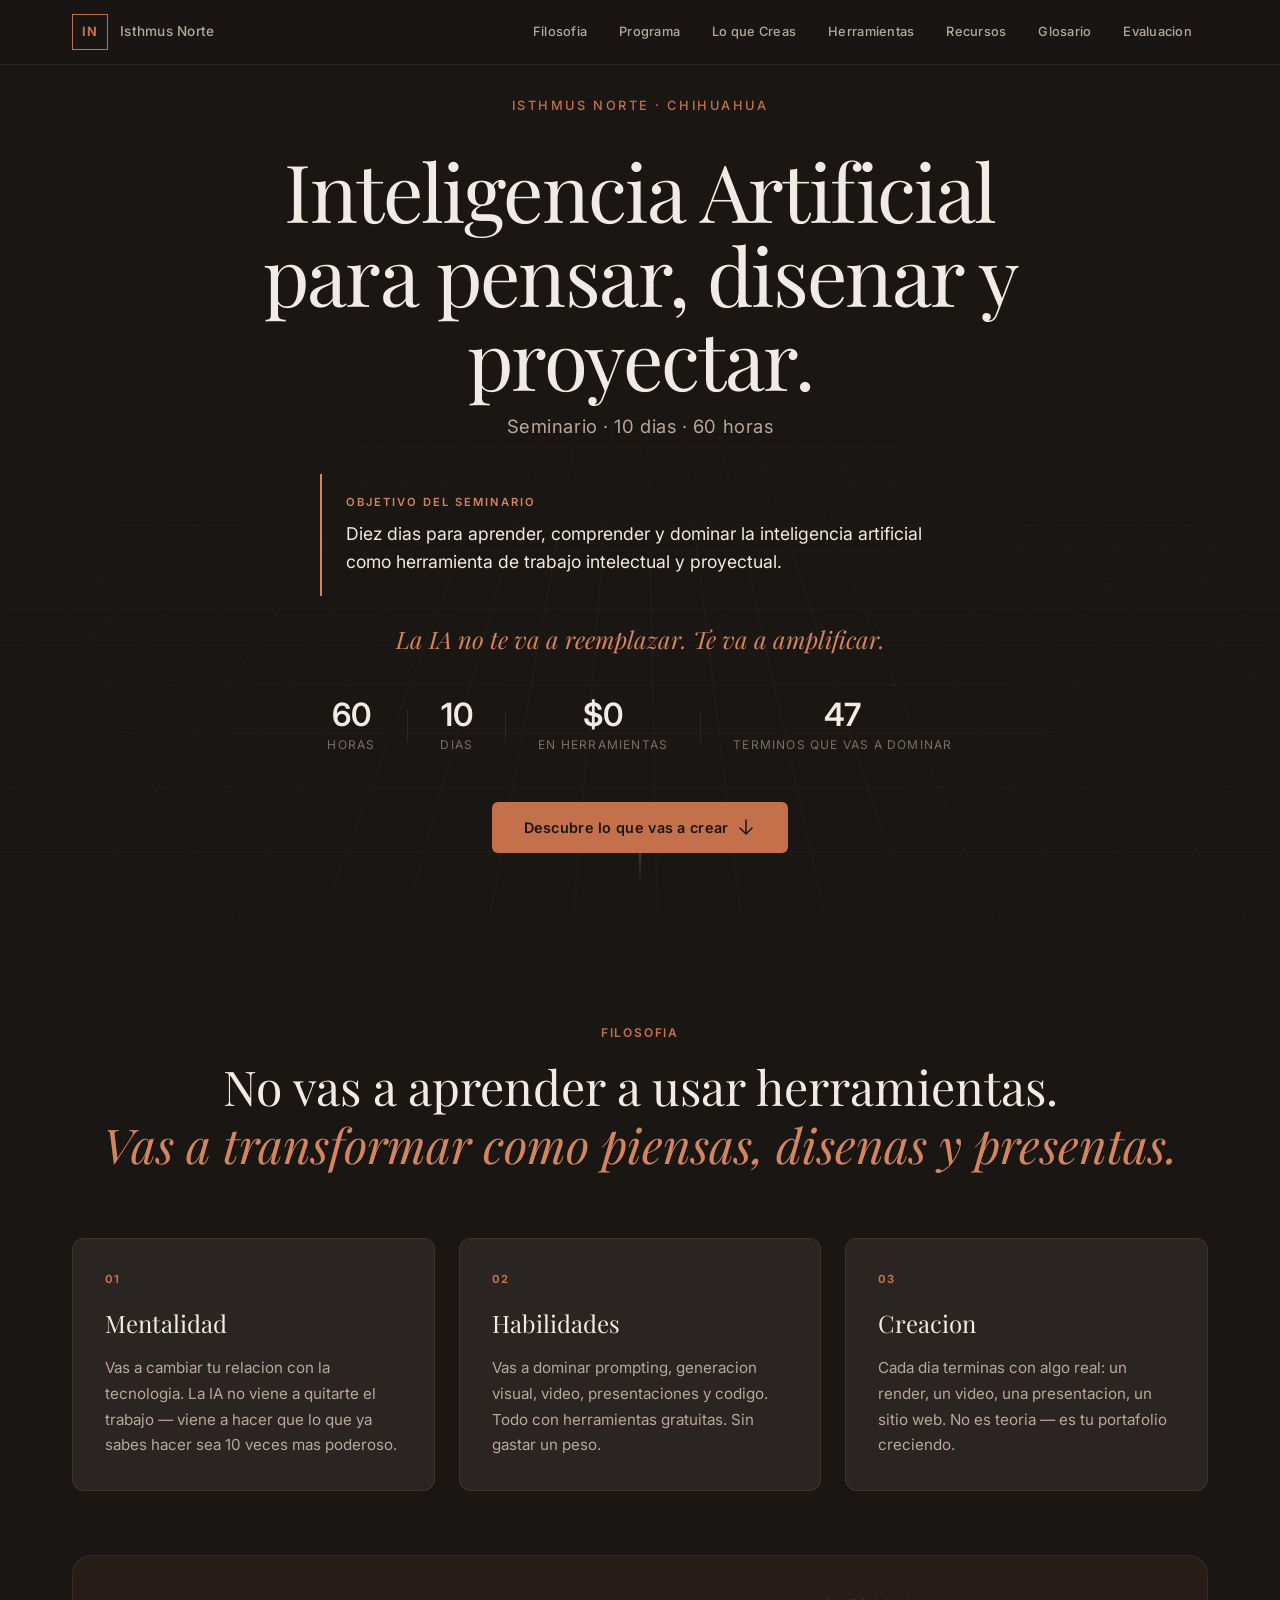
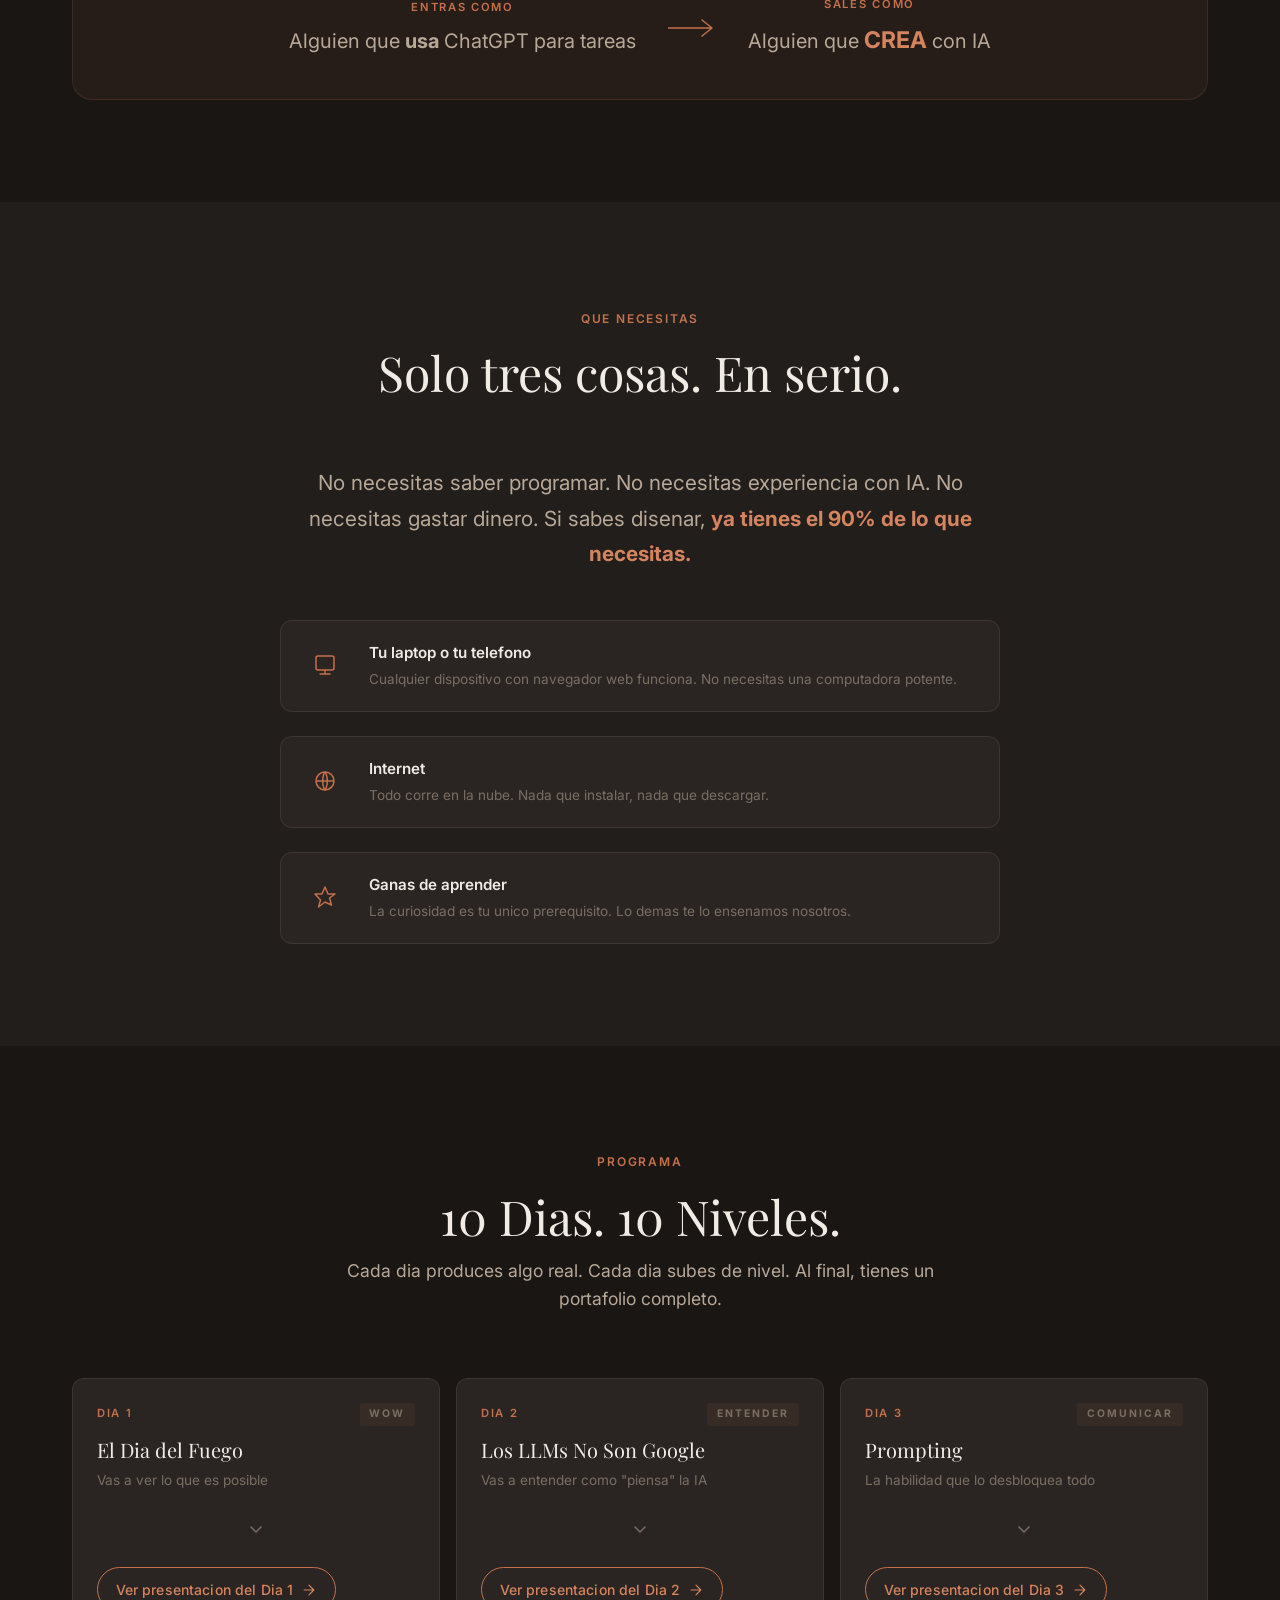
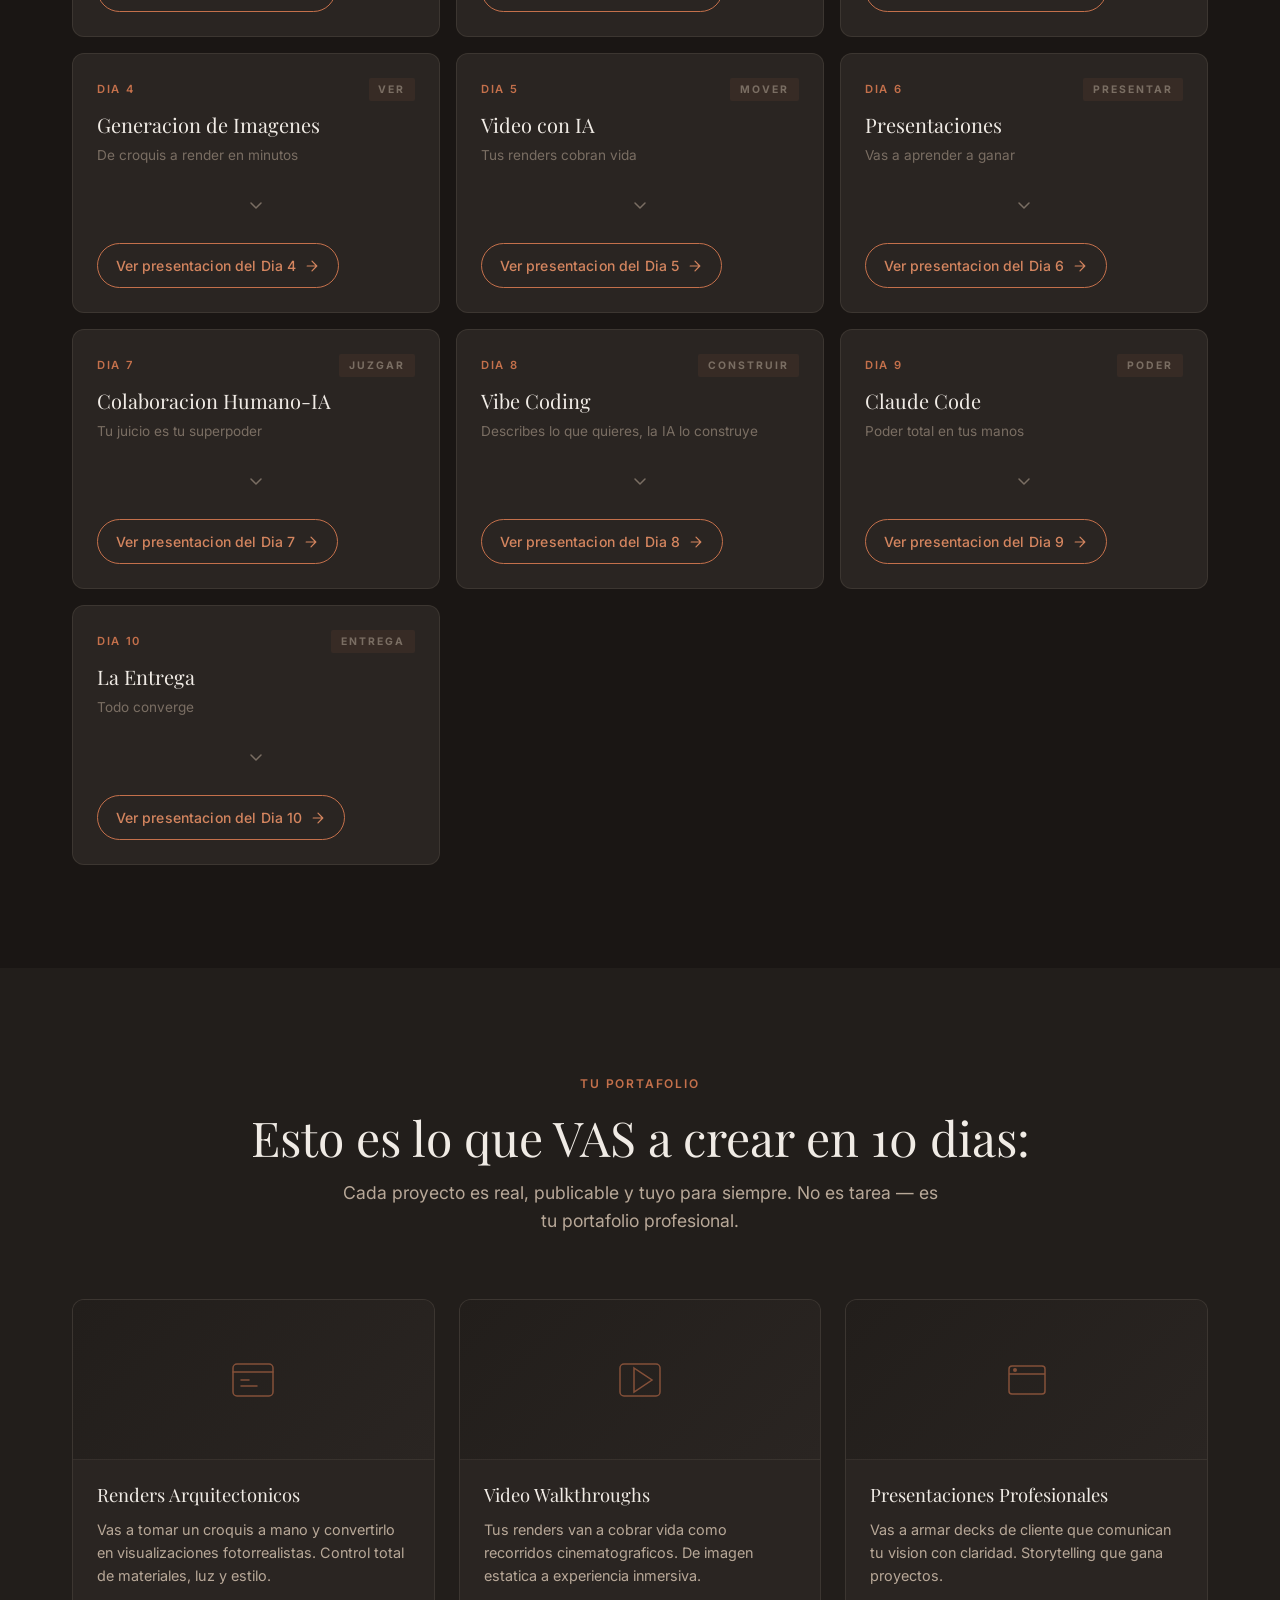
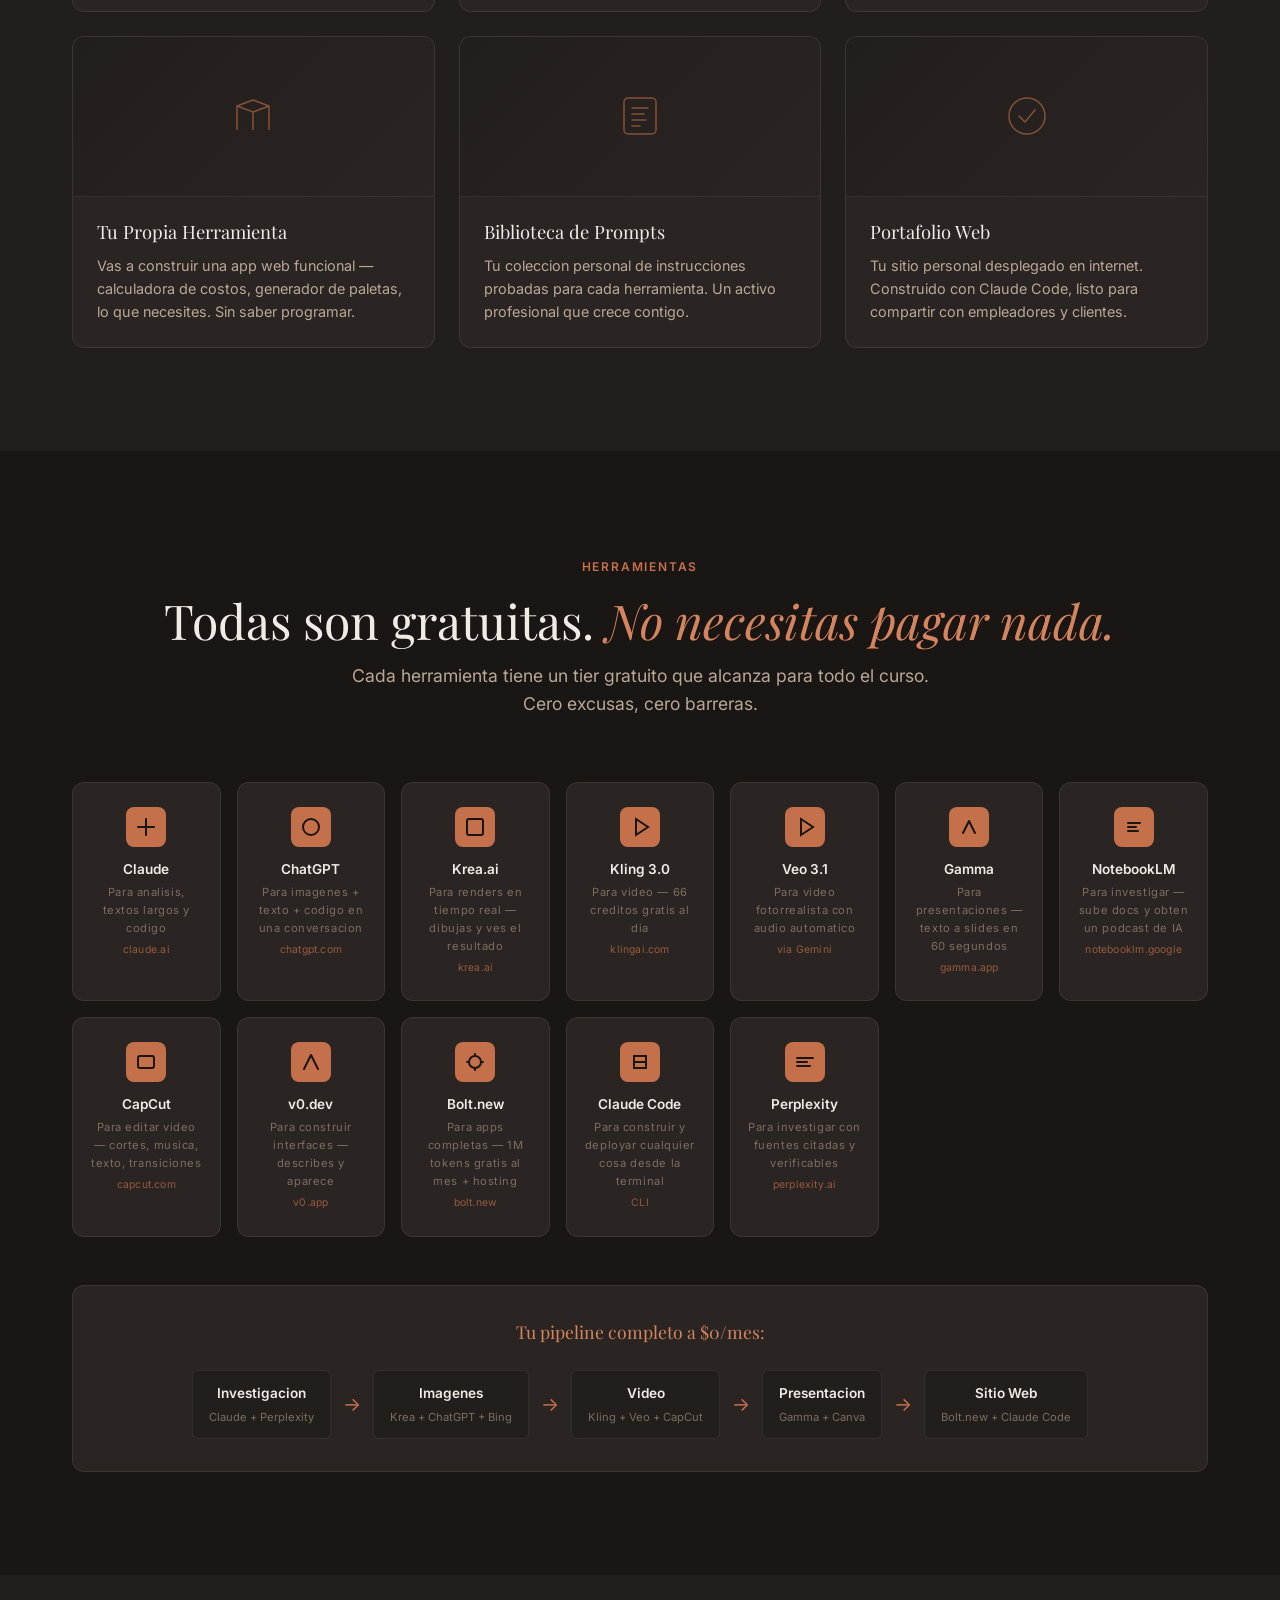
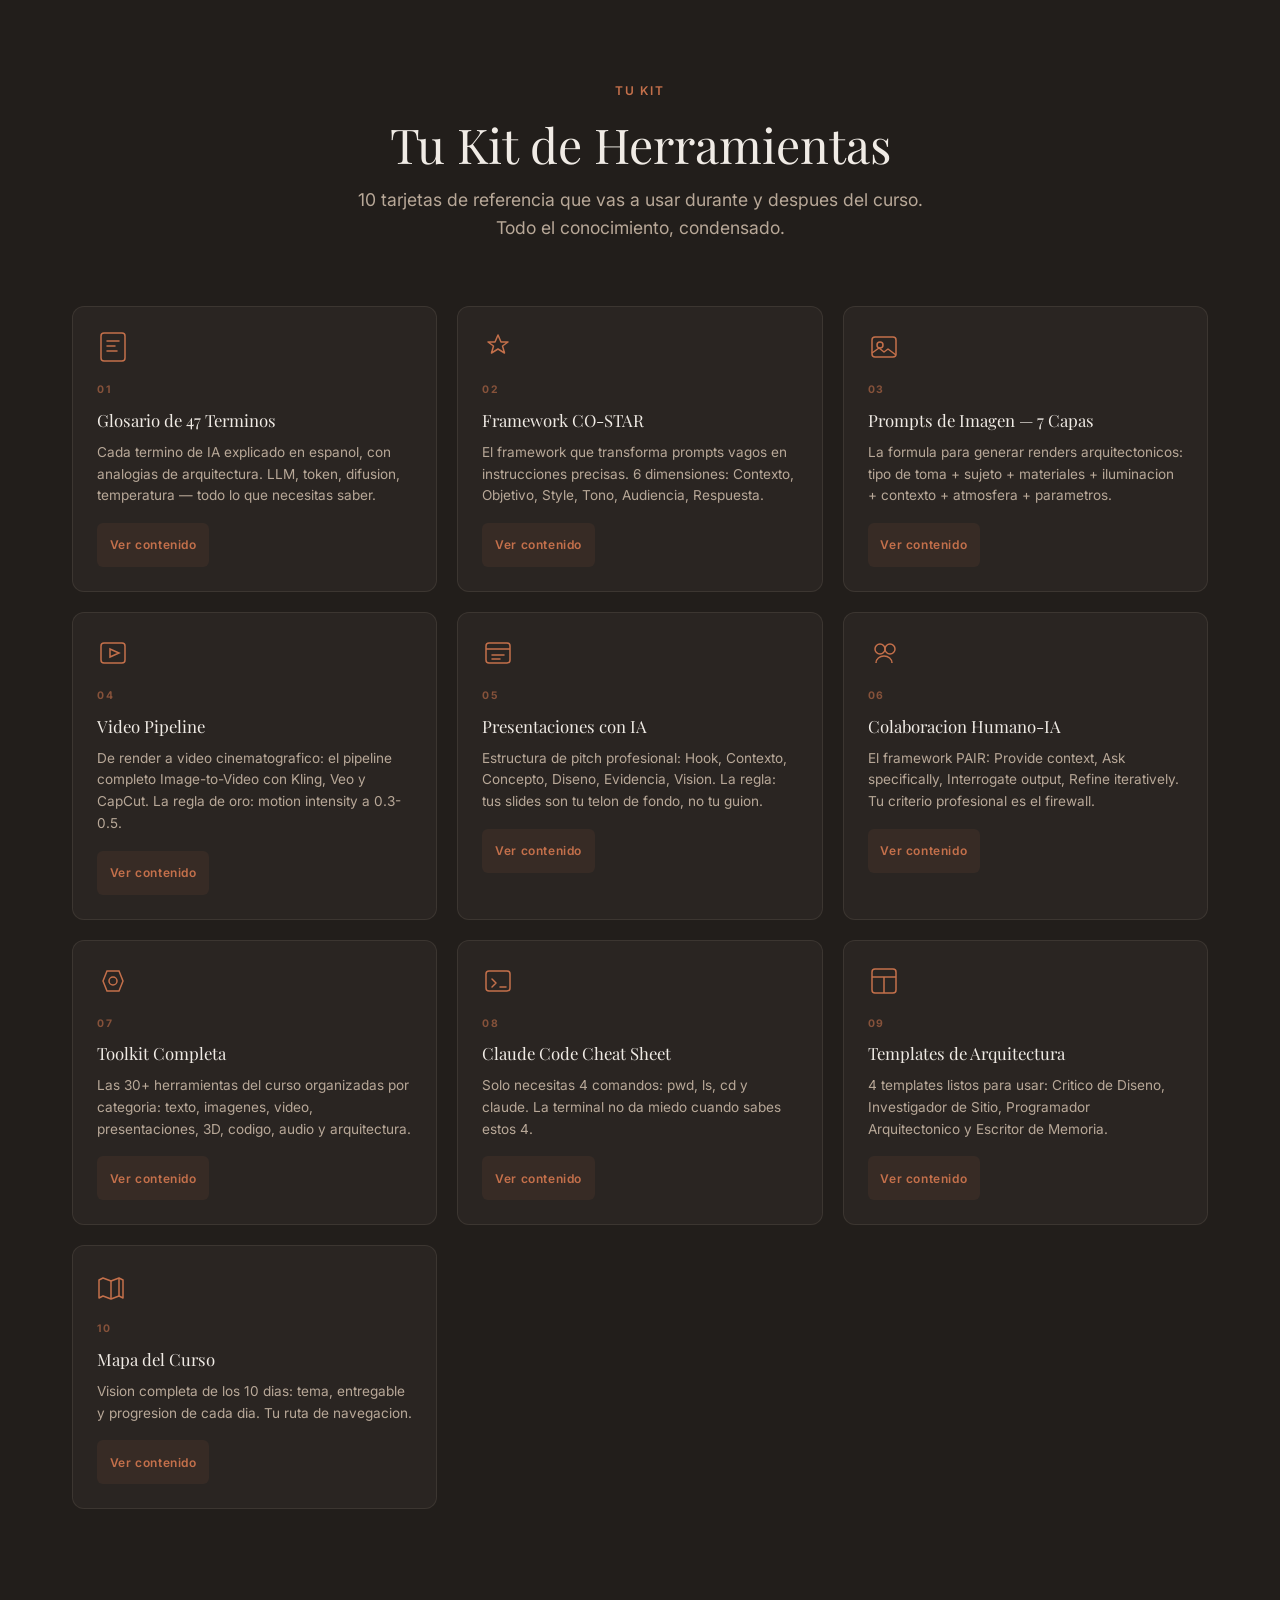
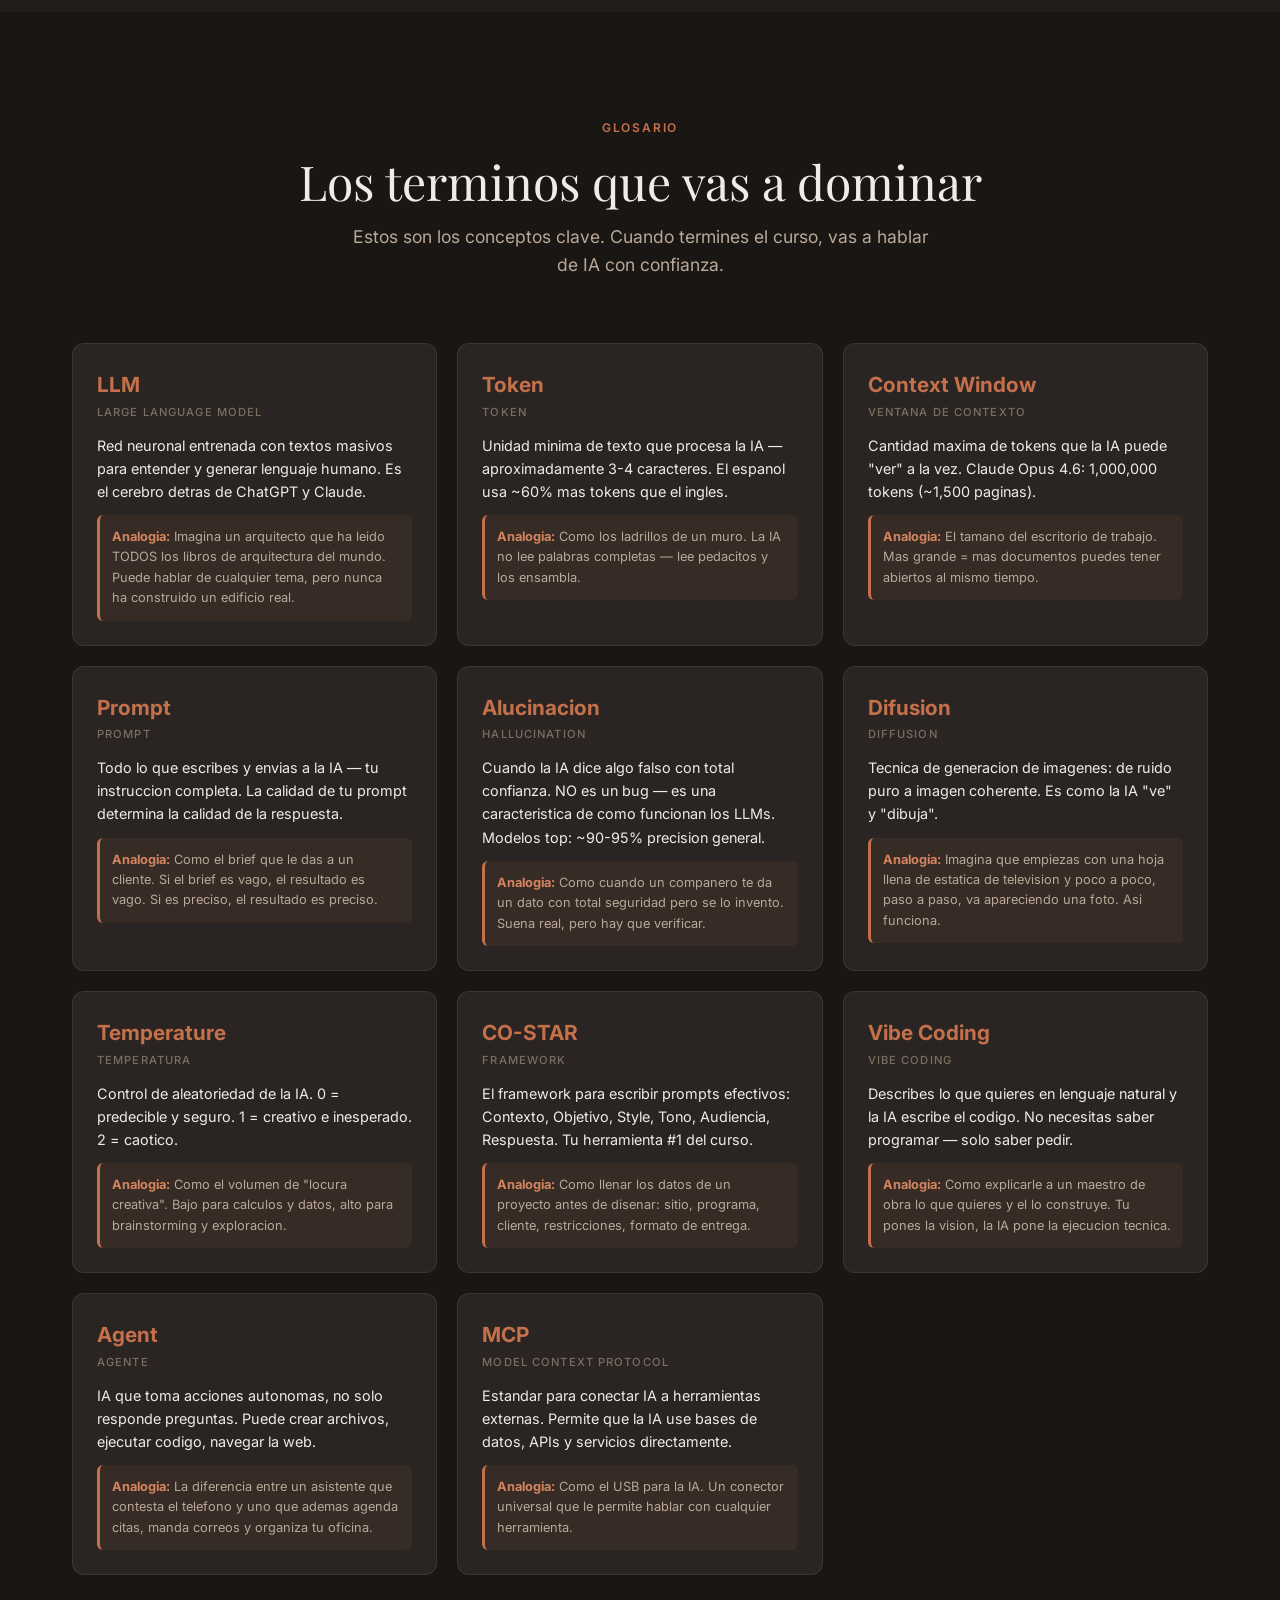
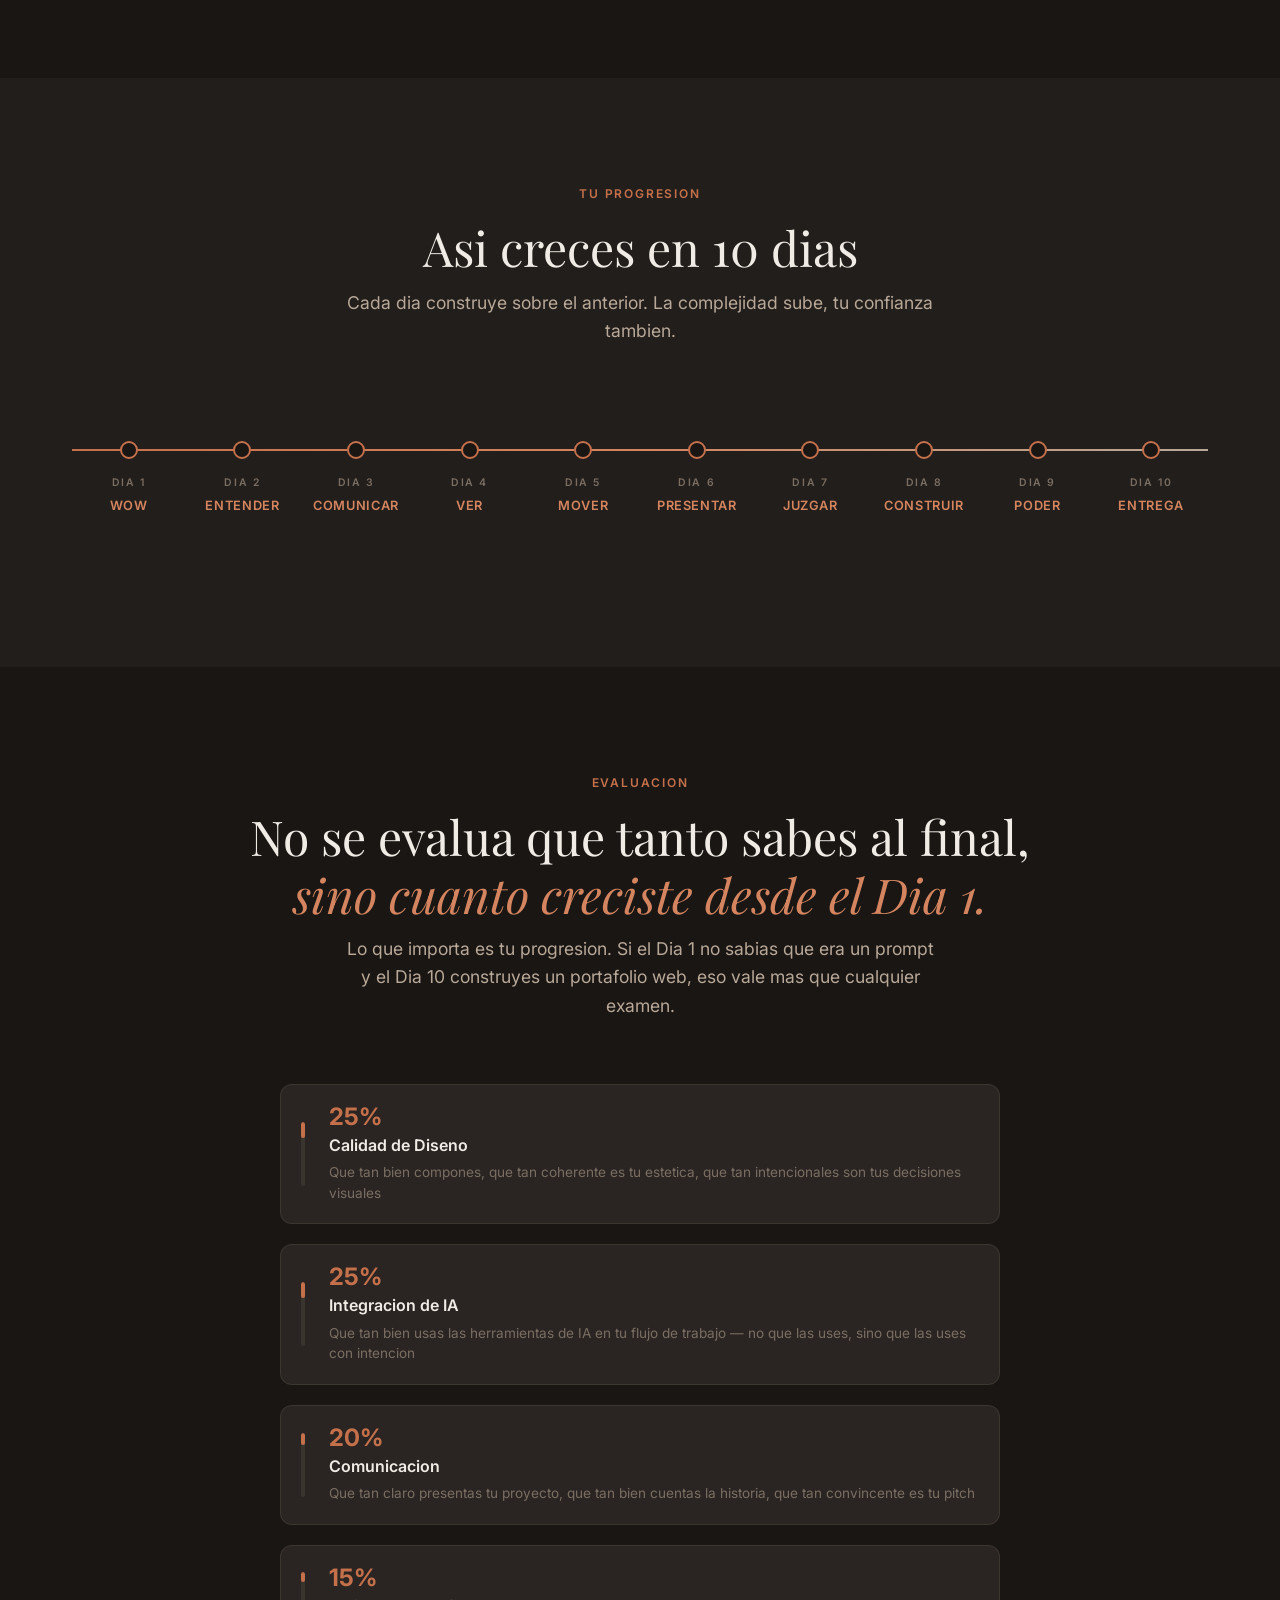
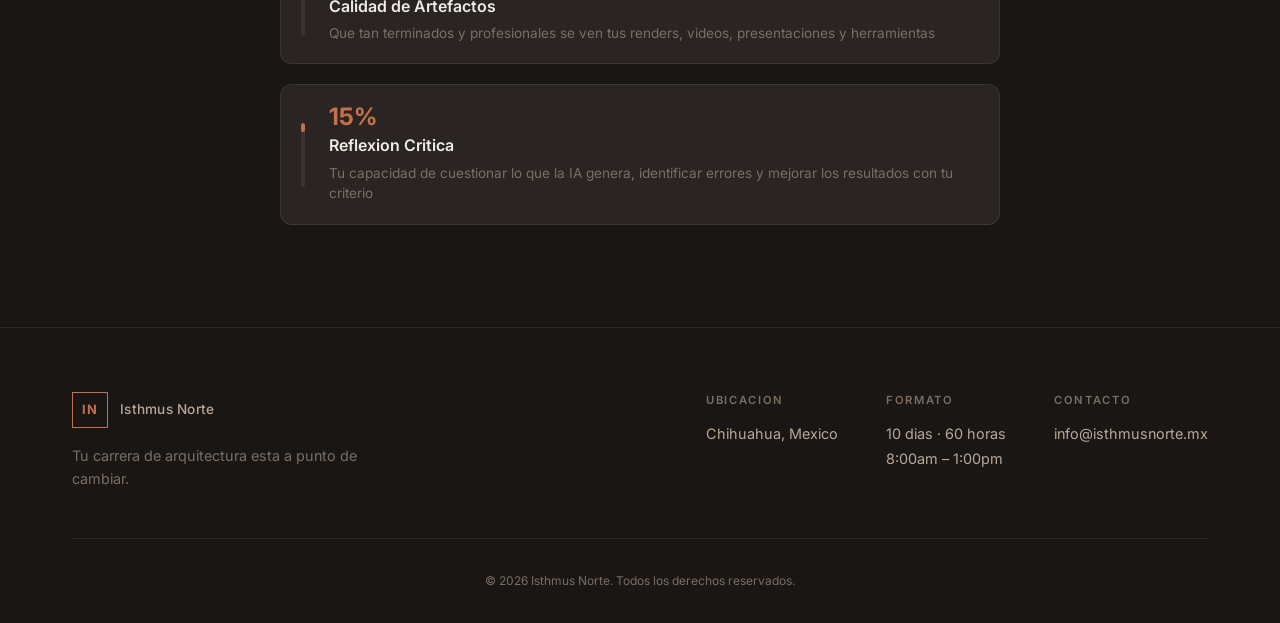
<file: index.html>
<!doctype html>
<html lang="es">
  <head>
    <meta charset="UTF-8" />
    <meta name="viewport" content="width=device-width, initial-scale=1.0" />
    <title>
      IA para Arquitectos — De Cero a Claude Code en 10 Dias | Isthmus Norte
    </title>
    <meta
      name="description"
      content="En 10 dias vas a pasar de no saber que es un prompt a construir tus propias herramientas. Curso intensivo en Isthmus Norte, Chihuahua. Todas las herramientas son gratuitas."
    />
    <meta name="theme-color" content="#1a1614" />
    <link rel="icon" type="image/svg+xml" href="favicon.svg" />
    <link rel="preconnect" href="https://fonts.googleapis.com" />
    <link rel="preconnect" href="https://fonts.gstatic.com" crossorigin />
    <link
      href="https://fonts.googleapis.com/css2?family=Inter:wght@300;400;500;600;700&family=Playfair+Display:ital,wght@0,400;0,600;1,400&display=swap"
      rel="stylesheet"
    />
    <link rel="stylesheet" href="styles.css" />
  </head>
  <body>
    <!-- Navigation -->
    <nav class="nav" id="nav">
      <div class="nav-inner">
        <a href="#hero" class="nav-logo">
          <span class="nav-logo-mark">IN</span>
          <span class="nav-logo-text">Isthmus Norte</span>
        </a>
        <button
          class="nav-toggle"
          id="nav-toggle"
          aria-label="Abrir menu"
          aria-expanded="false"
        >
          <span></span>
          <span></span>
          <span></span>
        </button>
        <ul class="nav-links" id="nav-links">
          <li><a href="#filosofia">Filosofia</a></li>
          <li><a href="#programa">Programa</a></li>
          <li><a href="#entregables">Lo que Creas</a></li>
          <li><a href="#herramientas">Herramientas</a></li>
          <li><a href="#recursos">Recursos</a></li>
          <li><a href="#glosario">Glosario</a></li>
          <li><a href="#evaluacion">Evaluacion</a></li>
        </ul>
      </div>
    </nav>

    <!-- Hero -->
    <section class="hero" id="hero">
      <div class="hero-grid-bg" aria-hidden="true">
        <div class="grid-pattern"></div>
      </div>
      <div class="hero-content">
        <p class="hero-institution">Isthmus Norte &middot; Chihuahua</p>
        <h1 class="hero-title">
          <span class="hero-title-main"
            >Inteligencia Artificial para pensar, disenar y proyectar.</span
          >
          <span class="hero-title-sub"
            >Seminario &middot; 10 dias &middot; 60 horas</span
          >
        </h1>
        <p class="hero-objective">
          <span class="hero-objective-label">Objetivo del seminario</span>Diez
          dias para aprender, comprender y dominar la inteligencia artificial
          como herramienta de trabajo intelectual y proyectual.
        </p>
        <p class="hero-tagline">
          La IA no te va a reemplazar. Te va a amplificar.
        </p>
        <div class="hero-stats">
          <div class="hero-stat">
            <span class="hero-stat-number">60</span>
            <span class="hero-stat-label">horas</span>
          </div>
          <div class="hero-stat-divider"></div>
          <div class="hero-stat">
            <span class="hero-stat-number">10</span>
            <span class="hero-stat-label">dias</span>
          </div>
          <div class="hero-stat-divider"></div>
          <div class="hero-stat">
            <span class="hero-stat-number">$0</span>
            <span class="hero-stat-label">en herramientas</span>
          </div>
          <div class="hero-stat-divider"></div>
          <div class="hero-stat">
            <span class="hero-stat-number">47</span>
            <span class="hero-stat-label">terminos que vas a dominar</span>
          </div>
        </div>
        <a href="#programa" class="hero-cta">
          Descubre lo que vas a crear
          <svg
            width="20"
            height="20"
            viewBox="0 0 20 20"
            fill="none"
            aria-hidden="true"
          >
            <path
              d="M10 3L10 17M10 17L16 11M10 17L4 11"
              stroke="currentColor"
              stroke-width="1.5"
              stroke-linecap="round"
              stroke-linejoin="round"
            />
          </svg>
        </a>
      </div>
      <div class="hero-scroll-hint" aria-hidden="true">
        <div class="scroll-line"></div>
      </div>
    </section>

    <!-- Philosophy -->
    <section class="section" id="filosofia">
      <div class="container">
        <div class="section-header">
          <span class="section-label">Filosofia</span>
          <h2 class="section-title">
            No vas a aprender a usar herramientas.<br /><em
              >Vas a transformar como piensas, disenas y presentas.</em
            >
          </h2>
        </div>
        <div class="philosophy-grid">
          <div class="philosophy-card">
            <div class="philosophy-number">01</div>
            <h3 class="philosophy-heading">Mentalidad</h3>
            <p class="philosophy-text">
              Vas a cambiar tu relacion con la tecnologia. La IA no viene a
              quitarte el trabajo — viene a hacer que lo que ya sabes hacer sea
              10 veces mas poderoso.
            </p>
          </div>
          <div class="philosophy-card">
            <div class="philosophy-number">02</div>
            <h3 class="philosophy-heading">Habilidades</h3>
            <p class="philosophy-text">
              Vas a dominar prompting, generacion visual, video, presentaciones
              y codigo. Todo con herramientas gratuitas. Sin gastar un peso.
            </p>
          </div>
          <div class="philosophy-card">
            <div class="philosophy-number">03</div>
            <h3 class="philosophy-heading">Creacion</h3>
            <p class="philosophy-text">
              Cada dia terminas con algo real: un render, un video, una
              presentacion, un sitio web. No es teoria — es tu portafolio
              creciendo.
            </p>
          </div>
        </div>
        <div class="philosophy-transformation">
          <div class="transformation-from">
            <span class="transformation-label">Entras como</span>
            <p>Alguien que <strong>usa</strong> ChatGPT para tareas</p>
          </div>
          <div class="transformation-arrow" aria-hidden="true">
            <svg width="48" height="24" viewBox="0 0 48 24" fill="none">
              <path
                d="M0 12H44M44 12L34 4M44 12L34 20"
                stroke="currentColor"
                stroke-width="1.5"
                stroke-linecap="round"
                stroke-linejoin="round"
              />
            </svg>
          </div>
          <div class="transformation-to">
            <span class="transformation-label">Sales como</span>
            <p>Alguien que <strong>CREA</strong> con IA</p>
          </div>
        </div>
      </div>
    </section>

    <!-- Requirements -->
    <section class="section section--dark" id="requisitos">
      <div class="container">
        <div class="section-header">
          <span class="section-label">Que Necesitas</span>
          <h2 class="section-title">Solo tres cosas. En serio.</h2>
        </div>
        <div class="requirements">
          <div class="requirement-main">
            <p>
              No necesitas saber programar. No necesitas experiencia con IA. No
              necesitas gastar dinero. Si sabes disenar,
              <strong>ya tienes el 90% de lo que necesitas.</strong>
            </p>
          </div>
          <div class="requirement-items">
            <div class="requirement-item">
              <div class="requirement-icon">
                <svg width="24" height="24" viewBox="0 0 24 24" fill="none">
                  <rect
                    x="3"
                    y="3"
                    width="18"
                    height="14"
                    rx="2"
                    stroke="currentColor"
                    stroke-width="1.5"
                  />
                  <path
                    d="M7 21h10"
                    stroke="currentColor"
                    stroke-width="1.5"
                    stroke-linecap="round"
                  />
                  <path d="M12 17v4" stroke="currentColor" stroke-width="1.5" />
                </svg>
              </div>
              <div>
                <h4>Tu laptop o tu telefono</h4>
                <p>
                  Cualquier dispositivo con navegador web funciona. No necesitas
                  una computadora potente.
                </p>
              </div>
            </div>
            <div class="requirement-item">
              <div class="requirement-icon">
                <svg width="24" height="24" viewBox="0 0 24 24" fill="none">
                  <circle
                    cx="12"
                    cy="12"
                    r="9"
                    stroke="currentColor"
                    stroke-width="1.5"
                  />
                  <path
                    d="M12 3c-3 4-3 14 0 18M12 3c3 4 3 14 0 18M3 12h18"
                    stroke="currentColor"
                    stroke-width="1.5"
                  />
                </svg>
              </div>
              <div>
                <h4>Internet</h4>
                <p>
                  Todo corre en la nube. Nada que instalar, nada que descargar.
                </p>
              </div>
            </div>
            <div class="requirement-item">
              <div class="requirement-icon">
                <svg width="24" height="24" viewBox="0 0 24 24" fill="none">
                  <path
                    d="M12 2L15 9h7l-5.5 4 2 7L12 17l-6.5 5 2-7L2 9h7z"
                    stroke="currentColor"
                    stroke-width="1.5"
                    stroke-linejoin="round"
                  />
                </svg>
              </div>
              <div>
                <h4>Ganas de aprender</h4>
                <p>
                  La curiosidad es tu unico prerequisito. Lo demas te lo
                  ensenamos nosotros.
                </p>
              </div>
            </div>
          </div>
        </div>
      </div>
    </section>

    <!-- Curriculum -->
    <section class="section" id="programa">
      <div class="container">
        <div class="section-header">
          <span class="section-label">Programa</span>
          <h2 class="section-title">10 Dias. 10 Niveles.</h2>
          <p class="section-subtitle">
            Cada dia produces algo real. Cada dia subes de nivel. Al final,
            tienes un portafolio completo.
          </p>
        </div>
        <div class="days-grid">
          <div class="day-card" data-day="1">
            <div class="day-card-header">
              <span class="day-number">Dia 1</span>
              <span class="day-word">WOW</span>
            </div>
            <h3 class="day-name">El Dia del Fuego</h3>
            <p class="day-theme">Vas a ver lo que es posible</p>
            <div class="day-details">
              <div class="day-detail-section">
                <h4>Lo que va a pasar</h4>
                <p>
                  Cero teoria. Vas a ver como un croquis feo se convierte en un
                  render fotorrealista en 10 minutos. Y despues, lo vas a hacer
                  con TU proyecto. Vas a salir diciendo "esto es real."
                </p>
              </div>
              <div class="day-detail-section">
                <h4>Lo que vas a crear</h4>
                <p>
                  3 renders de tu propio proyecto + tu manifiesto personal sobre
                  la IA
                </p>
              </div>
              <div class="day-detail-section">
                <h4>Terminos clave</h4>
                <div class="day-tags">
                  <span class="day-tag">IA</span>
                  <span class="day-tag">prompt</span>
                  <span class="day-tag">render</span>
                  <span class="day-tag">modelo</span>
                </div>
              </div>
              <div class="day-detail-section">
                <h4>Herramientas</h4>
                <div class="day-tags">
                  <span class="day-tag tool-tag">Claude</span>
                  <span class="day-tag tool-tag">ChatGPT</span>
                  <span class="day-tag tool-tag">Kling</span>
                  <span class="day-tag tool-tag">Gamma</span>
                </div>
              </div>
            </div>
            <button
              class="day-toggle"
              aria-expanded="false"
              aria-label="Ver detalles del Dia 1"
            >
              <svg width="20" height="20" viewBox="0 0 20 20" fill="none">
                <path
                  d="M5 8L10 13L15 8"
                  stroke="currentColor"
                  stroke-width="1.5"
                  stroke-linecap="round"
                  stroke-linejoin="round"
                />
              </svg>
            </button>
            <a class="day-card-cta" href="slides.html#day-1">
              Ver presentacion del Dia 1
              <svg width="16" height="16" viewBox="0 0 20 20" fill="none" aria-hidden="true">
                <path d="M4 10H16M16 10L10 4M16 10L10 16" stroke="currentColor" stroke-width="1.5" stroke-linecap="round" stroke-linejoin="round"/>
              </svg>
            </a>
          </div>

          <div class="day-card" data-day="2">
            <div class="day-card-header">
              <span class="day-number">Dia 2</span>
              <span class="day-word">ENTENDER</span>
            </div>
            <h3 class="day-name">Los LLMs No Son Google</h3>
            <p class="day-theme">Vas a entender como "piensa" la IA</p>
            <div class="day-details">
              <div class="day-detail-section">
                <h4>Lo que va a pasar</h4>
                <p>
                  Vas a entender que es un LLM, por que "alucina", y por que
                  cambia absolutamente todo tu flujo de trabajo. Esto no es
                  googlear — es otra cosa.
                </p>
              </div>
              <div class="day-detail-section">
                <h4>Lo que vas a crear</h4>
                <p>
                  Analisis comparativo: la misma pregunta en Google vs. Claude
                  vs. ChatGPT — y vas a ver la diferencia brutal
                </p>
              </div>
              <div class="day-detail-section">
                <h4>Terminos clave</h4>
                <div class="day-tags">
                  <span class="day-tag">LLM</span>
                  <span class="day-tag">token</span>
                  <span class="day-tag">contexto</span>
                  <span class="day-tag">alucinacion</span>
                  <span class="day-tag">temperatura</span>
                </div>
              </div>
              <div class="day-detail-section">
                <h4>Herramientas</h4>
                <div class="day-tags">
                  <span class="day-tag tool-tag">Claude</span>
                  <span class="day-tag tool-tag">ChatGPT</span>
                  <span class="day-tag tool-tag">NotebookLM</span>
                </div>
              </div>
            </div>
            <button
              class="day-toggle"
              aria-expanded="false"
              aria-label="Ver detalles del Dia 2"
            >
              <svg width="20" height="20" viewBox="0 0 20 20" fill="none">
                <path
                  d="M5 8L10 13L15 8"
                  stroke="currentColor"
                  stroke-width="1.5"
                  stroke-linecap="round"
                  stroke-linejoin="round"
                />
              </svg>
            </button>
            <a class="day-card-cta" href="slides.html#day-2">
              Ver presentacion del Dia 2
              <svg width="16" height="16" viewBox="0 0 20 20" fill="none" aria-hidden="true">
                <path d="M4 10H16M16 10L10 4M16 10L10 16" stroke="currentColor" stroke-width="1.5" stroke-linecap="round" stroke-linejoin="round"/>
              </svg>
            </a>
          </div>

          <div class="day-card" data-day="3">
            <div class="day-card-header">
              <span class="day-number">Dia 3</span>
              <span class="day-word">COMUNICAR</span>
            </div>
            <h3 class="day-name">Prompting</h3>
            <p class="day-theme">La habilidad que lo desbloquea todo</p>
            <div class="day-details">
              <div class="day-detail-section">
                <h4>Lo que va a pasar</h4>
                <p>
                  El prompt es diseno. Vas a aprender a comunicar tu intencion
                  con precision usando el framework CO-STAR. Cuando domines
                  esto, cada herramienta de IA se vuelve 10 veces mas util.
                </p>
              </div>
              <div class="day-detail-section">
                <h4>Lo que vas a crear</h4>
                <p>
                  Tu biblioteca personal de prompts arquitectonicos probados —
                  un activo que te va a servir toda la carrera
                </p>
              </div>
              <div class="day-detail-section">
                <h4>Terminos clave</h4>
                <div class="day-tags">
                  <span class="day-tag">CO-STAR</span>
                  <span class="day-tag">system prompt</span>
                  <span class="day-tag">few-shot</span>
                  <span class="day-tag">chain of thought</span>
                </div>
              </div>
              <div class="day-detail-section">
                <h4>Herramientas</h4>
                <div class="day-tags">
                  <span class="day-tag tool-tag">Claude</span>
                  <span class="day-tag tool-tag">ChatGPT</span>
                </div>
              </div>
            </div>
            <button
              class="day-toggle"
              aria-expanded="false"
              aria-label="Ver detalles del Dia 3"
            >
              <svg width="20" height="20" viewBox="0 0 20 20" fill="none">
                <path
                  d="M5 8L10 13L15 8"
                  stroke="currentColor"
                  stroke-width="1.5"
                  stroke-linecap="round"
                  stroke-linejoin="round"
                />
              </svg>
            </button>
            <a class="day-card-cta" href="slides.html#day-3">
              Ver presentacion del Dia 3
              <svg width="16" height="16" viewBox="0 0 20 20" fill="none" aria-hidden="true">
                <path d="M4 10H16M16 10L10 4M16 10L10 16" stroke="currentColor" stroke-width="1.5" stroke-linecap="round" stroke-linejoin="round"/>
              </svg>
            </a>
          </div>

          <div class="day-card" data-day="4">
            <div class="day-card-header">
              <span class="day-number">Dia 4</span>
              <span class="day-word">VER</span>
            </div>
            <h3 class="day-name">Generacion de Imagenes</h3>
            <p class="day-theme">De croquis a render en minutos</p>
            <div class="day-details">
              <div class="day-detail-section">
                <h4>Lo que va a pasar</h4>
                <p>
                  Vas a tomar un croquis a mano y convertirlo en un render
                  fotorrealista. Vas a controlar materiales, iluminacion, estilo
                  y atmosfera. Y vas a hacerlo con herramientas 100% gratis.
                </p>
              </div>
              <div class="day-detail-section">
                <h4>Lo que vas a crear</h4>
                <p>
                  Serie de 5 renders con variaciones de estilo de tu propio
                  proyecto
                </p>
              </div>
              <div class="day-detail-section">
                <h4>Terminos clave</h4>
                <div class="day-tags">
                  <span class="day-tag">difusion</span>
                  <span class="day-tag">img2img</span>
                  <span class="day-tag">ControlNet</span>
                  <span class="day-tag">style transfer</span>
                </div>
              </div>
              <div class="day-detail-section">
                <h4>Herramientas</h4>
                <div class="day-tags">
                  <span class="day-tag tool-tag">Krea.ai</span>
                  <span class="day-tag tool-tag">ChatGPT</span>
                  <span class="day-tag tool-tag">Bing Image Creator</span>
                </div>
              </div>
            </div>
            <button
              class="day-toggle"
              aria-expanded="false"
              aria-label="Ver detalles del Dia 4"
            >
              <svg width="20" height="20" viewBox="0 0 20 20" fill="none">
                <path
                  d="M5 8L10 13L15 8"
                  stroke="currentColor"
                  stroke-width="1.5"
                  stroke-linecap="round"
                  stroke-linejoin="round"
                />
              </svg>
            </button>
            <a class="day-card-cta" href="slides.html#day-4">
              Ver presentacion del Dia 4
              <svg width="16" height="16" viewBox="0 0 20 20" fill="none" aria-hidden="true">
                <path d="M4 10H16M16 10L10 4M16 10L10 16" stroke="currentColor" stroke-width="1.5" stroke-linecap="round" stroke-linejoin="round"/>
              </svg>
            </a>
          </div>

          <div class="day-card" data-day="5">
            <div class="day-card-header">
              <span class="day-number">Dia 5</span>
              <span class="day-word">MOVER</span>
            </div>
            <h3 class="day-name">Video con IA</h3>
            <p class="day-theme">Tus renders cobran vida</p>
            <div class="day-details">
              <div class="day-detail-section">
                <h4>Lo que va a pasar</h4>
                <p>
                  Vas a tomar los renders que creaste ayer y convertirlos en
                  walkthroughs cinematograficos. El video vende proyectos — y tu
                  vas a saber hacerlo.
                </p>
              </div>
              <div class="day-detail-section">
                <h4>Lo que vas a crear</h4>
                <p>
                  Video walkthrough de 30-60 segundos de tu proyecto
                  arquitectonico
                </p>
              </div>
              <div class="day-detail-section">
                <h4>Terminos clave</h4>
                <div class="day-tags">
                  <span class="day-tag">img2vid</span>
                  <span class="day-tag">camera motion</span>
                  <span class="day-tag">keyframe</span>
                  <span class="day-tag">storyboard</span>
                </div>
              </div>
              <div class="day-detail-section">
                <h4>Herramientas</h4>
                <div class="day-tags">
                  <span class="day-tag tool-tag">Kling</span>
                  <span class="day-tag tool-tag">Veo</span>
                  <span class="day-tag tool-tag">CapCut</span>
                </div>
              </div>
            </div>
            <button
              class="day-toggle"
              aria-expanded="false"
              aria-label="Ver detalles del Dia 5"
            >
              <svg width="20" height="20" viewBox="0 0 20 20" fill="none">
                <path
                  d="M5 8L10 13L15 8"
                  stroke="currentColor"
                  stroke-width="1.5"
                  stroke-linecap="round"
                  stroke-linejoin="round"
                />
              </svg>
            </button>
            <a class="day-card-cta" href="slides.html#day-5">
              Ver presentacion del Dia 5
              <svg width="16" height="16" viewBox="0 0 20 20" fill="none" aria-hidden="true">
                <path d="M4 10H16M16 10L10 4M16 10L10 16" stroke="currentColor" stroke-width="1.5" stroke-linecap="round" stroke-linejoin="round"/>
              </svg>
            </a>
          </div>

          <div class="day-card" data-day="6">
            <div class="day-card-header">
              <span class="day-number">Dia 6</span>
              <span class="day-word">PRESENTAR</span>
            </div>
            <h3 class="day-name">Presentaciones</h3>
            <p class="day-theme">Vas a aprender a ganar</p>
            <div class="day-details">
              <div class="day-detail-section">
                <h4>Lo que va a pasar</h4>
                <p>
                  Un buen proyecto con mala presentacion pierde contra un
                  proyecto mediocre bien presentado. Vas a aprender a presentar
                  como profesional: storytelling, jerarquia visual y pitch.
                </p>
              </div>
              <div class="day-detail-section">
                <h4>Lo que vas a crear</h4>
                <p>
                  Presentacion profesional de 10 slides para un cliente ficticio
                </p>
              </div>
              <div class="day-detail-section">
                <h4>Terminos clave</h4>
                <div class="day-tags">
                  <span class="day-tag">storytelling</span>
                  <span class="day-tag">jerarquia visual</span>
                  <span class="day-tag">pitch</span>
                  <span class="day-tag">narrative arc</span>
                </div>
              </div>
              <div class="day-detail-section">
                <h4>Herramientas</h4>
                <div class="day-tags">
                  <span class="day-tag tool-tag">Gamma</span>
                  <span class="day-tag tool-tag">Claude</span>
                  <span class="day-tag tool-tag">NotebookLM</span>
                </div>
              </div>
            </div>
            <button
              class="day-toggle"
              aria-expanded="false"
              aria-label="Ver detalles del Dia 6"
            >
              <svg width="20" height="20" viewBox="0 0 20 20" fill="none">
                <path
                  d="M5 8L10 13L15 8"
                  stroke="currentColor"
                  stroke-width="1.5"
                  stroke-linecap="round"
                  stroke-linejoin="round"
                />
              </svg>
            </button>
            <a class="day-card-cta" href="slides.html#day-6">
              Ver presentacion del Dia 6
              <svg width="16" height="16" viewBox="0 0 20 20" fill="none" aria-hidden="true">
                <path d="M4 10H16M16 10L10 4M16 10L10 16" stroke="currentColor" stroke-width="1.5" stroke-linecap="round" stroke-linejoin="round"/>
              </svg>
            </a>
          </div>

          <div class="day-card" data-day="7">
            <div class="day-card-header">
              <span class="day-number">Dia 7</span>
              <span class="day-word">JUZGAR</span>
            </div>
            <h3 class="day-name">Colaboracion Humano-IA</h3>
            <p class="day-theme">Tu juicio es tu superpoder</p>
            <div class="day-details">
              <div class="day-detail-section">
                <h4>Lo que va a pasar</h4>
                <p>
                  La IA propone, tu decides. Vas a aprender que el valor del
                  arquitecto no es generar — es juzgar, curar y decidir. Tu
                  criterio profesional es lo que la IA no tiene.
                </p>
              </div>
              <div class="day-detail-section">
                <h4>Lo que vas a crear</h4>
                <p>
                  Analisis critico: evaluar outputs de IA con criterio
                  profesional y documentar tu proceso de decision
                </p>
              </div>
              <div class="day-detail-section">
                <h4>Terminos clave</h4>
                <div class="day-tags">
                  <span class="day-tag">human-in-the-loop</span>
                  <span class="day-tag">bias</span>
                  <span class="day-tag">verificacion</span>
                  <span class="day-tag">etica IA</span>
                </div>
              </div>
              <div class="day-detail-section">
                <h4>Herramientas</h4>
                <div class="day-tags">
                  <span class="day-tag tool-tag">Claude</span>
                  <span class="day-tag tool-tag">ChatGPT</span>
                </div>
              </div>
            </div>
            <button
              class="day-toggle"
              aria-expanded="false"
              aria-label="Ver detalles del Dia 7"
            >
              <svg width="20" height="20" viewBox="0 0 20 20" fill="none">
                <path
                  d="M5 8L10 13L15 8"
                  stroke="currentColor"
                  stroke-width="1.5"
                  stroke-linecap="round"
                  stroke-linejoin="round"
                />
              </svg>
            </button>
            <a class="day-card-cta" href="slides.html#day-7">
              Ver presentacion del Dia 7
              <svg width="16" height="16" viewBox="0 0 20 20" fill="none" aria-hidden="true">
                <path d="M4 10H16M16 10L10 4M16 10L10 16" stroke="currentColor" stroke-width="1.5" stroke-linecap="round" stroke-linejoin="round"/>
              </svg>
            </a>
          </div>

          <div class="day-card" data-day="8">
            <div class="day-card-header">
              <span class="day-number">Dia 8</span>
              <span class="day-word">CONSTRUIR</span>
            </div>
            <h3 class="day-name">Vibe Coding</h3>
            <p class="day-theme">
              Describes lo que quieres, la IA lo construye
            </p>
            <div class="day-details">
              <div class="day-detail-section">
                <h4>Lo que va a pasar</h4>
                <p>
                  No necesitas saber programar. Solo necesitas saber pedir. Vas
                  a describir una herramienta en espanol y verla aparecer en tu
                  pantalla, funcionando, en minutos. Y la vas a publicar en
                  internet.
                </p>
              </div>
              <div class="day-detail-section">
                <h4>Lo que vas a crear</h4>
                <p>
                  Tu propia app web funcional: una calculadora de costos, un
                  generador de paletas o una herramienta para tu practica
                </p>
              </div>
              <div class="day-detail-section">
                <h4>Terminos clave</h4>
                <div class="day-tags">
                  <span class="day-tag">vibe coding</span>
                  <span class="day-tag">no-code</span>
                  <span class="day-tag">deploy</span>
                  <span class="day-tag">iteracion</span>
                </div>
              </div>
              <div class="day-detail-section">
                <h4>Herramientas</h4>
                <div class="day-tags">
                  <span class="day-tag tool-tag">v0.dev</span>
                  <span class="day-tag tool-tag">Bolt.new</span>
                </div>
              </div>
            </div>
            <button
              class="day-toggle"
              aria-expanded="false"
              aria-label="Ver detalles del Dia 8"
            >
              <svg width="20" height="20" viewBox="0 0 20 20" fill="none">
                <path
                  d="M5 8L10 13L15 8"
                  stroke="currentColor"
                  stroke-width="1.5"
                  stroke-linecap="round"
                  stroke-linejoin="round"
                />
              </svg>
            </button>
            <a class="day-card-cta" href="slides.html#day-8">
              Ver presentacion del Dia 8
              <svg width="16" height="16" viewBox="0 0 20 20" fill="none" aria-hidden="true">
                <path d="M4 10H16M16 10L10 4M16 10L10 16" stroke="currentColor" stroke-width="1.5" stroke-linecap="round" stroke-linejoin="round"/>
              </svg>
            </a>
          </div>

          <div class="day-card" data-day="9">
            <div class="day-card-header">
              <span class="day-number">Dia 9</span>
              <span class="day-word">PODER</span>
            </div>
            <h3 class="day-name">Claude Code</h3>
            <p class="day-theme">Poder total en tus manos</p>
            <div class="day-details">
              <div class="day-detail-section">
                <h4>Lo que va a pasar</h4>
                <p>
                  La terminal es tu canvas. Vas a abrir una pantalla negra,
                  escribir una instruccion, y ver como se construye tu
                  portafolio web completo frente a tus ojos. Y lo vas a publicar
                  en internet ese mismo dia.
                </p>
              </div>
              <div class="day-detail-section">
                <h4>Lo que vas a crear</h4>
                <p>
                  Tu portafolio web personal, desplegado en internet, construido
                  con Claude Code
                </p>
              </div>
              <div class="day-detail-section">
                <h4>Terminos clave</h4>
                <div class="day-tags">
                  <span class="day-tag">CLI</span>
                  <span class="day-tag">terminal</span>
                  <span class="day-tag">agentic coding</span>
                  <span class="day-tag">deploy</span>
                </div>
              </div>
              <div class="day-detail-section">
                <h4>Herramientas</h4>
                <div class="day-tags">
                  <span class="day-tag tool-tag">Claude Code</span>
                </div>
              </div>
            </div>
            <button
              class="day-toggle"
              aria-expanded="false"
              aria-label="Ver detalles del Dia 9"
            >
              <svg width="20" height="20" viewBox="0 0 20 20" fill="none">
                <path
                  d="M5 8L10 13L15 8"
                  stroke="currentColor"
                  stroke-width="1.5"
                  stroke-linecap="round"
                  stroke-linejoin="round"
                />
              </svg>
            </button>
            <a class="day-card-cta" href="slides.html#day-9">
              Ver presentacion del Dia 9
              <svg width="16" height="16" viewBox="0 0 20 20" fill="none" aria-hidden="true">
                <path d="M4 10H16M16 10L10 4M16 10L10 16" stroke="currentColor" stroke-width="1.5" stroke-linecap="round" stroke-linejoin="round"/>
              </svg>
            </a>
          </div>

          <div class="day-card" data-day="10">
            <div class="day-card-header">
              <span class="day-number">Dia 10</span>
              <span class="day-word">ENTREGA</span>
            </div>
            <h3 class="day-name">La Entrega</h3>
            <p class="day-theme">Todo converge</p>
            <div class="day-details">
              <div class="day-detail-section">
                <h4>Lo que va a pasar</h4>
                <p>
                  Vas a presentar tu proyecto integrado frente a un jurado. Todo
                  lo que creaste en 10 dias — renders, video, presentacion,
                  herramienta, portafolio — se convierte en tu pitch final. Tu
                  portafolio queda vivo en internet.
                </p>
              </div>
              <div class="day-detail-section">
                <h4>Lo que vas a crear</h4>
                <p>
                  Presentacion final integrada: portafolio + renders + video +
                  herramienta + reflexion critica
                </p>
              </div>
              <div class="day-detail-section">
                <h4>Terminos clave</h4>
                <div class="day-tags">
                  <span class="day-tag">portafolio</span>
                  <span class="day-tag">pitch</span>
                  <span class="day-tag">reflexion critica</span>
                </div>
              </div>
              <div class="day-detail-section">
                <h4>Herramientas</h4>
                <div class="day-tags">
                  <span class="day-tag tool-tag">Todas</span>
                </div>
              </div>
            </div>
            <button
              class="day-toggle"
              aria-expanded="false"
              aria-label="Ver detalles del Dia 10"
            >
              <svg width="20" height="20" viewBox="0 0 20 20" fill="none">
                <path
                  d="M5 8L10 13L15 8"
                  stroke="currentColor"
                  stroke-width="1.5"
                  stroke-linecap="round"
                  stroke-linejoin="round"
                />
              </svg>
            </button>
            <a class="day-card-cta" href="slides.html#day-10">
              Ver presentacion del Dia 10
              <svg width="16" height="16" viewBox="0 0 20 20" fill="none" aria-hidden="true">
                <path d="M4 10H16M16 10L10 4M16 10L10 16" stroke="currentColor" stroke-width="1.5" stroke-linecap="round" stroke-linejoin="round"/>
              </svg>
            </a>
          </div>
        </div>
      </div>
    </section>

    <!-- What You'll Build -->
    <section class="section section--dark" id="entregables">
      <div class="container">
        <div class="section-header">
          <span class="section-label">Tu Portafolio</span>
          <h2 class="section-title">Esto es lo que VAS a crear en 10 dias:</h2>
          <p class="section-subtitle">
            Cada proyecto es real, publicable y tuyo para siempre. No es tarea —
            es tu portafolio profesional.
          </p>
        </div>
        <div class="deliverables-grid">
          <div class="deliverable-card">
            <div class="deliverable-visual">
              <div class="deliverable-placeholder">
                <svg width="48" height="48" viewBox="0 0 48 48" fill="none">
                  <rect
                    x="4"
                    y="8"
                    width="40"
                    height="32"
                    rx="4"
                    stroke="currentColor"
                    stroke-width="1.5"
                  />
                  <path
                    d="M4 16h40M12 24h8M12 30h16"
                    stroke="currentColor"
                    stroke-width="1.5"
                    stroke-linecap="round"
                  />
                </svg>
              </div>
            </div>
            <h3>Renders Arquitectonicos</h3>
            <p>
              Vas a tomar un croquis a mano y convertirlo en visualizaciones
              fotorrealistas. Control total de materiales, luz y estilo.
            </p>
          </div>
          <div class="deliverable-card">
            <div class="deliverable-visual">
              <div class="deliverable-placeholder">
                <svg width="48" height="48" viewBox="0 0 48 48" fill="none">
                  <polygon
                    points="18,12 36,24 18,36"
                    stroke="currentColor"
                    stroke-width="1.5"
                    fill="none"
                  />
                  <rect
                    x="4"
                    y="8"
                    width="40"
                    height="32"
                    rx="4"
                    stroke="currentColor"
                    stroke-width="1.5"
                  />
                </svg>
              </div>
            </div>
            <h3>Video Walkthroughs</h3>
            <p>
              Tus renders van a cobrar vida como recorridos cinematograficos. De
              imagen estatica a experiencia inmersiva.
            </p>
          </div>
          <div class="deliverable-card">
            <div class="deliverable-visual">
              <div class="deliverable-placeholder">
                <svg width="48" height="48" viewBox="0 0 48 48" fill="none">
                  <rect
                    x="6"
                    y="10"
                    width="36"
                    height="28"
                    rx="3"
                    stroke="currentColor"
                    stroke-width="1.5"
                  />
                  <path d="M6 18h36" stroke="currentColor" stroke-width="1.5" />
                  <circle cx="12" cy="14" r="2" fill="currentColor" />
                </svg>
              </div>
            </div>
            <h3>Presentaciones Profesionales</h3>
            <p>
              Vas a armar decks de cliente que comunican tu vision con claridad.
              Storytelling que gana proyectos.
            </p>
          </div>
          <div class="deliverable-card">
            <div class="deliverable-visual">
              <div class="deliverable-placeholder">
                <svg width="48" height="48" viewBox="0 0 48 48" fill="none">
                  <path
                    d="M8 38V14l16-6 16 6v24"
                    stroke="currentColor"
                    stroke-width="1.5"
                    stroke-linejoin="round"
                  />
                  <path
                    d="M8 14l16 6 16-6"
                    stroke="currentColor"
                    stroke-width="1.5"
                  />
                  <path
                    d="M24 20v18"
                    stroke="currentColor"
                    stroke-width="1.5"
                  />
                </svg>
              </div>
            </div>
            <h3>Tu Propia Herramienta</h3>
            <p>
              Vas a construir una app web funcional — calculadora de costos,
              generador de paletas, lo que necesites. Sin saber programar.
            </p>
          </div>
          <div class="deliverable-card">
            <div class="deliverable-visual">
              <div class="deliverable-placeholder">
                <svg width="48" height="48" viewBox="0 0 48 48" fill="none">
                  <rect
                    x="8"
                    y="6"
                    width="32"
                    height="36"
                    rx="4"
                    stroke="currentColor"
                    stroke-width="1.5"
                  />
                  <path
                    d="M16 16h16M16 22h12M16 28h14M16 34h8"
                    stroke="currentColor"
                    stroke-width="1.5"
                    stroke-linecap="round"
                  />
                </svg>
              </div>
            </div>
            <h3>Biblioteca de Prompts</h3>
            <p>
              Tu coleccion personal de instrucciones probadas para cada
              herramienta. Un activo profesional que crece contigo.
            </p>
          </div>
          <div class="deliverable-card">
            <div class="deliverable-visual">
              <div class="deliverable-placeholder">
                <svg width="48" height="48" viewBox="0 0 48 48" fill="none">
                  <circle
                    cx="24"
                    cy="24"
                    r="18"
                    stroke="currentColor"
                    stroke-width="1.5"
                  />
                  <path
                    d="M16 24l6 6 10-12"
                    stroke="currentColor"
                    stroke-width="1.5"
                    stroke-linecap="round"
                    stroke-linejoin="round"
                  />
                </svg>
              </div>
            </div>
            <h3>Portafolio Web</h3>
            <p>
              Tu sitio personal desplegado en internet. Construido con Claude
              Code, listo para compartir con empleadores y clientes.
            </p>
          </div>
        </div>
      </div>
    </section>

    <!-- Tools -->
    <section class="section" id="herramientas">
      <div class="container">
        <div class="section-header">
          <span class="section-label">Herramientas</span>
          <h2 class="section-title">
            Todas son gratuitas. <em>No necesitas pagar nada.</em>
          </h2>
          <p class="section-subtitle">
            Cada herramienta tiene un tier gratuito que alcanza para todo el
            curso. Cero excusas, cero barreras.
          </p>
        </div>
        <div class="tools-grid">
          <div class="tool-card">
            <div class="tool-icon">
              <svg viewBox="0 0 40 40" fill="none">
                <rect width="40" height="40" rx="8" fill="var(--terra)" />
                <path
                  d="M12 20h16M20 12v16"
                  stroke="var(--bg)"
                  stroke-width="2"
                  stroke-linecap="round"
                />
              </svg>
            </div>
            <span class="tool-name">Claude</span>
            <span class="tool-category"
              >Para analisis, textos largos y codigo</span
            >
            <span class="tool-url">claude.ai</span>
          </div>
          <div class="tool-card">
            <div class="tool-icon">
              <svg viewBox="0 0 40 40" fill="none">
                <rect width="40" height="40" rx="8" fill="var(--terra)" />
                <circle
                  cx="20"
                  cy="20"
                  r="8"
                  stroke="var(--bg)"
                  stroke-width="2"
                />
              </svg>
            </div>
            <span class="tool-name">ChatGPT</span>
            <span class="tool-category"
              >Para imagenes + texto + codigo en una conversacion</span
            >
            <span class="tool-url">chatgpt.com</span>
          </div>
          <div class="tool-card">
            <div class="tool-icon">
              <svg viewBox="0 0 40 40" fill="none">
                <rect width="40" height="40" rx="8" fill="var(--terra)" />
                <rect
                  x="12"
                  y="12"
                  width="16"
                  height="16"
                  rx="2"
                  stroke="var(--bg)"
                  stroke-width="2"
                />
              </svg>
            </div>
            <span class="tool-name">Krea.ai</span>
            <span class="tool-category"
              >Para renders en tiempo real — dibujas y ves el resultado</span
            >
            <span class="tool-url">krea.ai</span>
          </div>
          <div class="tool-card">
            <div class="tool-icon">
              <svg viewBox="0 0 40 40" fill="none">
                <rect width="40" height="40" rx="8" fill="var(--terra)" />
                <polygon
                  points="16,12 28,20 16,28"
                  stroke="var(--bg)"
                  stroke-width="2"
                  fill="none"
                />
              </svg>
            </div>
            <span class="tool-name">Kling 3.0</span>
            <span class="tool-category"
              >Para video — 66 creditos gratis al dia</span
            >
            <span class="tool-url">klingai.com</span>
          </div>
          <div class="tool-card">
            <div class="tool-icon">
              <svg viewBox="0 0 40 40" fill="none">
                <rect width="40" height="40" rx="8" fill="var(--terra)" />
                <polygon
                  points="16,12 28,20 16,28"
                  stroke="var(--bg)"
                  stroke-width="2"
                  fill="none"
                />
              </svg>
            </div>
            <span class="tool-name">Veo 3.1</span>
            <span class="tool-category"
              >Para video fotorrealista con audio automatico</span
            >
            <span class="tool-url">via Gemini</span>
          </div>
          <div class="tool-card">
            <div class="tool-icon">
              <svg viewBox="0 0 40 40" fill="none">
                <rect width="40" height="40" rx="8" fill="var(--terra)" />
                <path
                  d="M14 26L20 14L26 26"
                  stroke="var(--bg)"
                  stroke-width="2"
                  stroke-linecap="round"
                  stroke-linejoin="round"
                />
              </svg>
            </div>
            <span class="tool-name">Gamma</span>
            <span class="tool-category"
              >Para presentaciones — texto a slides en 60 segundos</span
            >
            <span class="tool-url">gamma.app</span>
          </div>
          <div class="tool-card">
            <div class="tool-icon">
              <svg viewBox="0 0 40 40" fill="none">
                <rect width="40" height="40" rx="8" fill="var(--terra)" />
                <path
                  d="M14 16h12M14 20h8M14 24h10"
                  stroke="var(--bg)"
                  stroke-width="2"
                  stroke-linecap="round"
                />
              </svg>
            </div>
            <span class="tool-name">NotebookLM</span>
            <span class="tool-category"
              >Para investigar — sube docs y obten un podcast de IA</span
            >
            <span class="tool-url">notebooklm.google</span>
          </div>
          <div class="tool-card">
            <div class="tool-icon">
              <svg viewBox="0 0 40 40" fill="none">
                <rect width="40" height="40" rx="8" fill="var(--terra)" />
                <rect
                  x="12"
                  y="14"
                  width="16"
                  height="12"
                  rx="2"
                  stroke="var(--bg)"
                  stroke-width="2"
                />
              </svg>
            </div>
            <span class="tool-name">CapCut</span>
            <span class="tool-category"
              >Para editar video — cortes, musica, texto, transiciones</span
            >
            <span class="tool-url">capcut.com</span>
          </div>
          <div class="tool-card">
            <div class="tool-icon">
              <svg viewBox="0 0 40 40" fill="none">
                <rect width="40" height="40" rx="8" fill="var(--terra)" />
                <path
                  d="M13 27L20 13L27 27"
                  stroke="var(--bg)"
                  stroke-width="2"
                  stroke-linecap="round"
                  stroke-linejoin="round"
                />
              </svg>
            </div>
            <span class="tool-name">v0.dev</span>
            <span class="tool-category"
              >Para construir interfaces — describes y aparece</span
            >
            <span class="tool-url">v0.app</span>
          </div>
          <div class="tool-card">
            <div class="tool-icon">
              <svg viewBox="0 0 40 40" fill="none">
                <rect width="40" height="40" rx="8" fill="var(--terra)" />
                <circle
                  cx="20"
                  cy="20"
                  r="6"
                  stroke="var(--bg)"
                  stroke-width="2"
                />
                <path
                  d="M20 14v-2M20 28v-2M14 20h-2M28 20h-2"
                  stroke="var(--bg)"
                  stroke-width="2"
                  stroke-linecap="round"
                />
              </svg>
            </div>
            <span class="tool-name">Bolt.new</span>
            <span class="tool-category"
              >Para apps completas — 1M tokens gratis al mes + hosting</span
            >
            <span class="tool-url">bolt.new</span>
          </div>
          <div class="tool-card">
            <div class="tool-icon">
              <svg viewBox="0 0 40 40" fill="none">
                <rect width="40" height="40" rx="8" fill="var(--terra)" />
                <path
                  d="M14 14h12v12H14z"
                  stroke="var(--bg)"
                  stroke-width="2"
                />
                <path d="M14 20h12" stroke="var(--bg)" stroke-width="2" />
              </svg>
            </div>
            <span class="tool-name">Claude Code</span>
            <span class="tool-category"
              >Para construir y deployar cualquier cosa desde la terminal</span
            >
            <span class="tool-url">CLI</span>
          </div>
          <div class="tool-card">
            <div class="tool-icon">
              <svg viewBox="0 0 40 40" fill="none">
                <rect width="40" height="40" rx="8" fill="var(--terra)" />
                <path
                  d="M12 16h16M12 20h10M12 24h13"
                  stroke="var(--bg)"
                  stroke-width="2"
                  stroke-linecap="round"
                />
              </svg>
            </div>
            <span class="tool-name">Perplexity</span>
            <span class="tool-category"
              >Para investigar con fuentes citadas y verificables</span
            >
            <span class="tool-url">perplexity.ai</span>
          </div>
        </div>
        <div class="tools-pipeline">
          <h3>Tu pipeline completo a $0/mes:</h3>
          <div class="pipeline-flow">
            <span class="pipeline-step"
              >Investigacion <small>Claude + Perplexity</small></span
            >
            <span class="pipeline-arrow" aria-hidden="true">&rarr;</span>
            <span class="pipeline-step"
              >Imagenes <small>Krea + ChatGPT + Bing</small></span
            >
            <span class="pipeline-arrow" aria-hidden="true">&rarr;</span>
            <span class="pipeline-step"
              >Video <small>Kling + Veo + CapCut</small></span
            >
            <span class="pipeline-arrow" aria-hidden="true">&rarr;</span>
            <span class="pipeline-step"
              >Presentacion <small>Gamma + Canva</small></span
            >
            <span class="pipeline-arrow" aria-hidden="true">&rarr;</span>
            <span class="pipeline-step"
              >Sitio Web <small>Bolt.new + Claude Code</small></span
            >
          </div>
        </div>
      </div>
    </section>

    <!-- Resources -->
    <section class="section section--dark" id="recursos">
      <div class="container">
        <div class="section-header">
          <span class="section-label">Tu Kit</span>
          <h2 class="section-title">Tu Kit de Herramientas</h2>
          <p class="section-subtitle">
            10 tarjetas de referencia que vas a usar durante y despues del
            curso. Todo el conocimiento, condensado.
          </p>
        </div>
        <div class="resources-grid">
          <div class="resource-card" data-resource="glosario">
            <div class="resource-icon">
              <svg width="32" height="32" viewBox="0 0 32 32" fill="none">
                <rect
                  x="4"
                  y="2"
                  width="24"
                  height="28"
                  rx="3"
                  stroke="currentColor"
                  stroke-width="1.5"
                />
                <path
                  d="M10 10h12M10 15h8M10 20h10"
                  stroke="currentColor"
                  stroke-width="1.5"
                  stroke-linecap="round"
                />
              </svg>
            </div>
            <span class="resource-number">01</span>
            <h3>Glosario de 47 Terminos</h3>
            <p>
              Cada termino de IA explicado en espanol, con analogias de
              arquitectura. LLM, token, difusion, temperatura — todo lo que
              necesitas saber.
            </p>
            <button class="resource-toggle" aria-expanded="false">
              Ver contenido
            </button>
            <div class="resource-content">
              <p>
                Cubre 7 categorias: La Maquina (que es la IA), La Conversacion
                (como le hablas), Los Modelos (quien hace que), La Generacion
                (como crea), El Ecosistema (APIs, precios, agentes), La Etica
                (sesgo, alucinaciones, derechos), y una tabla de referencia
                rapida con precios y tamanos de contexto.
              </p>
            </div>
          </div>

          <div class="resource-card" data-resource="costar">
            <div class="resource-icon">
              <svg width="32" height="32" viewBox="0 0 32 32" fill="none">
                <path
                  d="M16 4l3 7h7l-5.5 4 2 7L16 18l-6.5 4 2-7L6 11h7z"
                  stroke="currentColor"
                  stroke-width="1.5"
                  stroke-linejoin="round"
                />
              </svg>
            </div>
            <span class="resource-number">02</span>
            <h3>Framework CO-STAR</h3>
            <p>
              El framework que transforma prompts vagos en instrucciones
              precisas. 6 dimensiones: Contexto, Objetivo, Style, Tono,
              Audiencia, Respuesta.
            </p>
            <button class="resource-toggle" aria-expanded="false">
              Ver contenido
            </button>
            <div class="resource-content">
              <div class="costar-grid">
                <div class="costar-item">
                  <strong>C</strong> Contexto — "Que necesita saber la IA?"
                  Ejemplo: "Soy estudiante de 4o ano, tesis de biblioteca
                  comunitaria en Chihuahua, terreno 800m2"
                </div>
                <div class="costar-item">
                  <strong>O</strong> Objetivo — "Que resultado necesito?"
                  Ejemplo: "Desarrollar un programa arquitectonico con areas en
                  m2"
                </div>
                <div class="costar-item">
                  <strong>S</strong> Style — "Como debe sonar?" Ejemplo: "Como
                  un documento profesional de programacion arquitectonica"
                </div>
                <div class="costar-item">
                  <strong>T</strong> Tono — "Que emocion transmite?" Ejemplo:
                  "Formal pero empatico con la comunidad"
                </div>
                <div class="costar-item">
                  <strong>A</strong> Audiencia — "Para quien es?" Ejemplo: "Mi
                  comite de tesis y stakeholders comunitarios"
                </div>
                <div class="costar-item">
                  <strong>R</strong> Respuesta — "Como lo quiero?" Ejemplo:
                  "Tabla con m2, lista de principios, constraints en bullets"
                </div>
              </div>
            </div>
          </div>

          <div class="resource-card" data-resource="imagen">
            <div class="resource-icon">
              <svg width="32" height="32" viewBox="0 0 32 32" fill="none">
                <rect
                  x="4"
                  y="6"
                  width="24"
                  height="20"
                  rx="3"
                  stroke="currentColor"
                  stroke-width="1.5"
                />
                <circle
                  cx="12"
                  cy="14"
                  r="3"
                  stroke="currentColor"
                  stroke-width="1.5"
                />
                <path
                  d="M4 22l7-5 5 4 4-3 8 6"
                  stroke="currentColor"
                  stroke-width="1.5"
                  stroke-linejoin="round"
                />
              </svg>
            </div>
            <span class="resource-number">03</span>
            <h3>Prompts de Imagen — 7 Capas</h3>
            <p>
              La formula para generar renders arquitectonicos: tipo de toma +
              sujeto + materiales + iluminacion + contexto + atmosfera +
              parametros.
            </p>
            <button class="resource-toggle" aria-expanded="false">
              Ver contenido
            </button>
            <div class="resource-content">
              <p>
                <strong>Formula:</strong> [Tipo de toma] + [Sujeto + Estilo] +
                [Materiales] + [Iluminacion] + [Contexto] + [Atmosfera] +
                [Parametros]
              </p>
              <p>
                <strong>Tip clave:</strong> Agrega lente para mas realismo:
                "shot on Hasselblad, 35mm lens" = estandar de fotografia
                arquitectonica. "24mm wide-angle" = interiores expansivos.
                "tilt-shift" = efecto maqueta para aereas.
              </p>
            </div>
          </div>

          <div class="resource-card" data-resource="video">
            <div class="resource-icon">
              <svg width="32" height="32" viewBox="0 0 32 32" fill="none">
                <rect
                  x="4"
                  y="6"
                  width="24"
                  height="20"
                  rx="3"
                  stroke="currentColor"
                  stroke-width="1.5"
                />
                <polygon
                  points="13,12 22,16 13,20"
                  stroke="currentColor"
                  stroke-width="1.5"
                  fill="none"
                />
              </svg>
            </div>
            <span class="resource-number">04</span>
            <h3>Video Pipeline</h3>
            <p>
              De render a video cinematografico: el pipeline completo
              Image-to-Video con Kling, Veo y CapCut. La regla de oro: motion
              intensity a 0.3-0.5.
            </p>
            <button class="resource-toggle" aria-expanded="false">
              Ver contenido
            </button>
            <div class="resource-content">
              <p>
                <strong>Pipeline:</strong> Render &rarr; Video clip (Kling/Veo,
                4-10 seg) &rarr; Edicion (CapCut) &rarr; Musica &rarr; Narrativa
              </p>
              <p>
                <strong>Regla critica:</strong> La arquitectura es RIGIDA. Solo
                la camara, la luz y la atmosfera deben moverse. SIEMPRE baja
                motion intensity a 0.3-0.5 o tus edificios se van a deformar.
              </p>
            </div>
          </div>

          <div class="resource-card" data-resource="presentaciones">
            <div class="resource-icon">
              <svg width="32" height="32" viewBox="0 0 32 32" fill="none">
                <rect
                  x="4"
                  y="6"
                  width="24"
                  height="20"
                  rx="3"
                  stroke="currentColor"
                  stroke-width="1.5"
                />
                <path d="M4 12h24" stroke="currentColor" stroke-width="1.5" />
                <path
                  d="M10 18h12M10 22h8"
                  stroke="currentColor"
                  stroke-width="1.5"
                  stroke-linecap="round"
                />
              </svg>
            </div>
            <span class="resource-number">05</span>
            <h3>Presentaciones con IA</h3>
            <p>
              Estructura de pitch profesional: Hook, Contexto, Concepto, Diseno,
              Evidencia, Vision. La regla: tus slides son tu telon de fondo, no
              tu guion.
            </p>
            <button class="resource-toggle" aria-expanded="false">
              Ver contenido
            </button>
            <div class="resource-content">
              <p>
                <strong>Estructura de 6 partes:</strong> Hook (15 seg) &rarr;
                Contexto (30-45 seg) &rarr; Concepto (30-45 seg) &rarr; Diseno
                (60 seg) &rarr; Evidencia (30 seg) &rarr; Vision (15-30 seg)
              </p>
              <p>
                <strong>Regla de oro:</strong> Lo que esta en pantalla NO es lo
                que dices. Slides = tu telon. Tu voz = la narrativa, la emocion,
                el argumento.
              </p>
            </div>
          </div>

          <div class="resource-card" data-resource="colaboracion">
            <div class="resource-icon">
              <svg width="32" height="32" viewBox="0 0 32 32" fill="none">
                <circle
                  cx="12"
                  cy="12"
                  r="5"
                  stroke="currentColor"
                  stroke-width="1.5"
                />
                <circle
                  cx="22"
                  cy="12"
                  r="5"
                  stroke="currentColor"
                  stroke-width="1.5"
                />
                <path
                  d="M8 26c0-4 3.6-7 8-7s8 3 8 7"
                  stroke="currentColor"
                  stroke-width="1.5"
                />
              </svg>
            </div>
            <span class="resource-number">06</span>
            <h3>Colaboracion Humano-IA</h3>
            <p>
              El framework PAIR: Provide context, Ask specifically, Interrogate
              output, Refine iteratively. Tu criterio profesional es el
              firewall.
            </p>
            <button class="resource-toggle" aria-expanded="false">
              Ver contenido
            </button>
            <div class="resource-content">
              <p>
                <strong>P</strong> — Proporcionar contexto: dale TODA la info
                del proyecto, sitio, clima, fase, restricciones.
              </p>
              <p>
                <strong>A</strong> — Preguntar especificamente: usa CO-STAR, se
                preciso.
              </p>
              <p>
                <strong>I</strong> — Interrogar el resultado: lee criticamente,
                busca errores, sesgos, alucinaciones.
              </p>
              <p>
                <strong>R</strong> — Refinar iterativamente: itera 3-5 veces.
                NUNCA te quedes con el primer borrador.
              </p>
            </div>
          </div>

          <div class="resource-card" data-resource="herramientas">
            <div class="resource-icon">
              <svg width="32" height="32" viewBox="0 0 32 32" fill="none">
                <path
                  d="M6 16l4-10h12l4 10-4 10H10z"
                  stroke="currentColor"
                  stroke-width="1.5"
                />
                <circle
                  cx="16"
                  cy="16"
                  r="4"
                  stroke="currentColor"
                  stroke-width="1.5"
                />
              </svg>
            </div>
            <span class="resource-number">07</span>
            <h3>Toolkit Completa</h3>
            <p>
              Las 30+ herramientas del curso organizadas por categoria: texto,
              imagenes, video, presentaciones, 3D, codigo, audio y arquitectura.
            </p>
            <button class="resource-toggle" aria-expanded="false">
              Ver contenido
            </button>
            <div class="resource-content">
              <p>
                Categorias: Texto/Analisis (Claude, ChatGPT, Gemini, Perplexity,
                NotebookLM), Imagenes (Bing, ChatGPT, Krea, Ideogram, Leonardo),
                Video (Kling 3.0, Veo 3.1, Runway, CapCut), Presentaciones
                (Gamma, Canva, Napkin), 3D (Meshy, Tripo3D, Spline), Codigo (v0,
                Bolt, Lovable, Claude Code), Audio (ElevenLabs, Suno),
                Arquitectura (Autodesk Forma, Snaptrude, Maket).
              </p>
            </div>
          </div>

          <div class="resource-card" data-resource="claude-code">
            <div class="resource-icon">
              <svg width="32" height="32" viewBox="0 0 32 32" fill="none">
                <rect
                  x="4"
                  y="6"
                  width="24"
                  height="20"
                  rx="3"
                  stroke="currentColor"
                  stroke-width="1.5"
                />
                <path
                  d="M10 14l4 4-4 4M18 22h6"
                  stroke="currentColor"
                  stroke-width="1.5"
                  stroke-linecap="round"
                  stroke-linejoin="round"
                />
              </svg>
            </div>
            <span class="resource-number">08</span>
            <h3>Claude Code Cheat Sheet</h3>
            <p>
              Solo necesitas 4 comandos: pwd, ls, cd y claude. La terminal no da
              miedo cuando sabes estos 4.
            </p>
            <button class="resource-toggle" aria-expanded="false">
              Ver contenido
            </button>
            <div class="resource-content">
              <p>
                <strong>pwd</strong> = "Donde estoy?" (como ver tu ubicacion en
                Google Maps)
              </p>
              <p>
                <strong>ls</strong> = "Que hay aqui?" (como abrir una carpeta en
                Finder)
              </p>
              <p>
                <strong>cd [carpeta]</strong> = "Ve a esta carpeta" (como hacer
                doble clic)
              </p>
              <p>
                <strong>claude</strong> = "Inicia Claude Code" (tu socio
                constructor)
              </p>
              <p>Eso es TODO. Claude Code hace el resto.</p>
            </div>
          </div>

          <div class="resource-card" data-resource="templates">
            <div class="resource-icon">
              <svg width="32" height="32" viewBox="0 0 32 32" fill="none">
                <rect
                  x="4"
                  y="4"
                  width="24"
                  height="24"
                  rx="3"
                  stroke="currentColor"
                  stroke-width="1.5"
                />
                <path
                  d="M4 12h24M16 12v16"
                  stroke="currentColor"
                  stroke-width="1.5"
                />
              </svg>
            </div>
            <span class="resource-number">09</span>
            <h3>Templates de Arquitectura</h3>
            <p>
              4 templates listos para usar: Critico de Diseno, Investigador de
              Sitio, Programador Arquitectonico y Escritor de Memoria.
            </p>
            <button class="resource-toggle" aria-expanded="false">
              Ver contenido
            </button>
            <div class="resource-content">
              <p>
                Cada template es un prompt completo que copias, llenas con tu
                info, y obtienes respuestas de nivel profesional. Incluyen: tipo
                de edificio, ubicacion, clima, area, fase, concepto y las
                preguntas exactas para obtener critica constructiva real.
              </p>
            </div>
          </div>

          <div class="resource-card" data-resource="mapa">
            <div class="resource-icon">
              <svg width="32" height="32" viewBox="0 0 32 32" fill="none">
                <path
                  d="M6 8l8 3 8-3 4 2v18l-4-2-8 3-8-3-4 2V10z"
                  stroke="currentColor"
                  stroke-width="1.5"
                  stroke-linejoin="round"
                />
                <path
                  d="M14 11v18M22 8v18"
                  stroke="currentColor"
                  stroke-width="1.5"
                />
              </svg>
            </div>
            <span class="resource-number">10</span>
            <h3>Mapa del Curso</h3>
            <p>
              Vision completa de los 10 dias: tema, entregable y progresion de
              cada dia. Tu ruta de navegacion.
            </p>
            <button class="resource-toggle" aria-expanded="false">
              Ver contenido
            </button>
            <div class="resource-content">
              <p>
                Dia 1: WOW (3 renders + manifiesto) &rarr; Dia 2: ENTENDER
                (comparativo + memo) &rarr; Dia 3: COMUNICAR (10 versiones +
                report) &rarr; Dia 4: VER (mood board + atmosphere board) &rarr;
                Dia 5: MOVER (clip 30s + video 60s) &rarr; Dia 6: PRESENTAR
                (pitch 10 slides) &rarr; Dia 7: JUZGAR (analisis critico) &rarr;
                Dia 8: CONSTRUIR (app web funcional) &rarr; Dia 9: PODER
                (portafolio con Claude Code) &rarr; Dia 10: ENTREGA
                (presentacion integrada)
              </p>
            </div>
          </div>
        </div>
      </div>
    </section>

    <!-- Glossary -->
    <section class="section" id="glosario">
      <div class="container">
        <div class="section-header">
          <span class="section-label">Glosario</span>
          <h2 class="section-title">Los terminos que vas a dominar</h2>
          <p class="section-subtitle">
            Estos son los conceptos clave. Cuando termines el curso, vas a
            hablar de IA con confianza.
          </p>
        </div>
        <div class="glossary-grid">
          <div class="glossary-card">
            <h3 class="glossary-term">LLM</h3>
            <span class="glossary-english">Large Language Model</span>
            <p class="glossary-def">
              Red neuronal entrenada con textos masivos para entender y generar
              lenguaje humano. Es el cerebro detras de ChatGPT y Claude.
            </p>
            <p class="glossary-analogy">
              <strong>Analogia:</strong> Imagina un arquitecto que ha leido
              TODOS los libros de arquitectura del mundo. Puede hablar de
              cualquier tema, pero nunca ha construido un edificio real.
            </p>
          </div>

          <div class="glossary-card">
            <h3 class="glossary-term">Token</h3>
            <span class="glossary-english">Token</span>
            <p class="glossary-def">
              Unidad minima de texto que procesa la IA — aproximadamente 3-4
              caracteres. El espanol usa ~60% mas tokens que el ingles.
            </p>
            <p class="glossary-analogy">
              <strong>Analogia:</strong> Como los ladrillos de un muro. La IA no
              lee palabras completas — lee pedacitos y los ensambla.
            </p>
          </div>

          <div class="glossary-card">
            <h3 class="glossary-term">Context Window</h3>
            <span class="glossary-english">Ventana de Contexto</span>
            <p class="glossary-def">
              Cantidad maxima de tokens que la IA puede "ver" a la vez. Claude
              Opus 4.6: 1,000,000 tokens (~1,500 paginas).
            </p>
            <p class="glossary-analogy">
              <strong>Analogia:</strong> El tamano del escritorio de trabajo.
              Mas grande = mas documentos puedes tener abiertos al mismo tiempo.
            </p>
          </div>

          <div class="glossary-card">
            <h3 class="glossary-term">Prompt</h3>
            <span class="glossary-english">Prompt</span>
            <p class="glossary-def">
              Todo lo que escribes y envias a la IA — tu instruccion completa.
              La calidad de tu prompt determina la calidad de la respuesta.
            </p>
            <p class="glossary-analogy">
              <strong>Analogia:</strong> Como el brief que le das a un cliente.
              Si el brief es vago, el resultado es vago. Si es preciso, el
              resultado es preciso.
            </p>
          </div>

          <div class="glossary-card">
            <h3 class="glossary-term">Alucinacion</h3>
            <span class="glossary-english">Hallucination</span>
            <p class="glossary-def">
              Cuando la IA dice algo falso con total confianza. NO es un bug —
              es una caracteristica de como funcionan los LLMs. Modelos top:
              ~90-95% precision general.
            </p>
            <p class="glossary-analogy">
              <strong>Analogia:</strong> Como cuando un companero te da un dato
              con total seguridad pero se lo invento. Suena real, pero hay que
              verificar.
            </p>
          </div>

          <div class="glossary-card">
            <h3 class="glossary-term">Difusion</h3>
            <span class="glossary-english">Diffusion</span>
            <p class="glossary-def">
              Tecnica de generacion de imagenes: de ruido puro a imagen
              coherente. Es como la IA "ve" y "dibuja".
            </p>
            <p class="glossary-analogy">
              <strong>Analogia:</strong> Imagina que empiezas con una hoja llena
              de estatica de television y poco a poco, paso a paso, va
              apareciendo una foto. Asi funciona.
            </p>
          </div>

          <div class="glossary-card">
            <h3 class="glossary-term">Temperature</h3>
            <span class="glossary-english">Temperatura</span>
            <p class="glossary-def">
              Control de aleatoriedad de la IA. 0 = predecible y seguro. 1 =
              creativo e inesperado. 2 = caotico.
            </p>
            <p class="glossary-analogy">
              <strong>Analogia:</strong> Como el volumen de "locura creativa".
              Bajo para calculos y datos, alto para brainstorming y exploracion.
            </p>
          </div>

          <div class="glossary-card">
            <h3 class="glossary-term">CO-STAR</h3>
            <span class="glossary-english">Framework</span>
            <p class="glossary-def">
              El framework para escribir prompts efectivos: Contexto, Objetivo,
              Style, Tono, Audiencia, Respuesta. Tu herramienta #1 del curso.
            </p>
            <p class="glossary-analogy">
              <strong>Analogia:</strong> Como llenar los datos de un proyecto
              antes de disenar: sitio, programa, cliente, restricciones, formato
              de entrega.
            </p>
          </div>

          <div class="glossary-card">
            <h3 class="glossary-term">Vibe Coding</h3>
            <span class="glossary-english">Vibe Coding</span>
            <p class="glossary-def">
              Describes lo que quieres en lenguaje natural y la IA escribe el
              codigo. No necesitas saber programar — solo saber pedir.
            </p>
            <p class="glossary-analogy">
              <strong>Analogia:</strong> Como explicarle a un maestro de obra lo
              que quieres y el lo construye. Tu pones la vision, la IA pone la
              ejecucion tecnica.
            </p>
          </div>

          <div class="glossary-card">
            <h3 class="glossary-term">Agent</h3>
            <span class="glossary-english">Agente</span>
            <p class="glossary-def">
              IA que toma acciones autonomas, no solo responde preguntas. Puede
              crear archivos, ejecutar codigo, navegar la web.
            </p>
            <p class="glossary-analogy">
              <strong>Analogia:</strong> La diferencia entre un asistente que
              contesta el telefono y uno que ademas agenda citas, manda correos
              y organiza tu oficina.
            </p>
          </div>

          <div class="glossary-card">
            <h3 class="glossary-term">MCP</h3>
            <span class="glossary-english">Model Context Protocol</span>
            <p class="glossary-def">
              Estandar para conectar IA a herramientas externas. Permite que la
              IA use bases de datos, APIs y servicios directamente.
            </p>
            <p class="glossary-analogy">
              <strong>Analogia:</strong> Como el USB para la IA. Un conector
              universal que le permite hablar con cualquier herramienta.
            </p>
          </div>
        </div>
      </div>
    </section>

    <!-- Progression -->
    <section class="section section--dark" id="progresion">
      <div class="container">
        <div class="section-header">
          <span class="section-label">Tu Progresion</span>
          <h2 class="section-title">Asi creces en 10 dias</h2>
          <p class="section-subtitle">
            Cada dia construye sobre el anterior. La complejidad sube, tu
            confianza tambien.
          </p>
        </div>
        <div class="progression">
          <div class="progression-track">
            <div class="progression-line" aria-hidden="true"></div>
            <div class="progression-step" data-step="1">
              <div class="progression-dot"></div>
              <div class="progression-content">
                <span class="progression-day">Dia 1</span>
                <span class="progression-word">WOW</span>
              </div>
            </div>
            <div class="progression-step" data-step="2">
              <div class="progression-dot"></div>
              <div class="progression-content">
                <span class="progression-day">Dia 2</span>
                <span class="progression-word">ENTENDER</span>
              </div>
            </div>
            <div class="progression-step" data-step="3">
              <div class="progression-dot"></div>
              <div class="progression-content">
                <span class="progression-day">Dia 3</span>
                <span class="progression-word">COMUNICAR</span>
              </div>
            </div>
            <div class="progression-step" data-step="4">
              <div class="progression-dot"></div>
              <div class="progression-content">
                <span class="progression-day">Dia 4</span>
                <span class="progression-word">VER</span>
              </div>
            </div>
            <div class="progression-step" data-step="5">
              <div class="progression-dot"></div>
              <div class="progression-content">
                <span class="progression-day">Dia 5</span>
                <span class="progression-word">MOVER</span>
              </div>
            </div>
            <div class="progression-step" data-step="6">
              <div class="progression-dot"></div>
              <div class="progression-content">
                <span class="progression-day">Dia 6</span>
                <span class="progression-word">PRESENTAR</span>
              </div>
            </div>
            <div class="progression-step" data-step="7">
              <div class="progression-dot"></div>
              <div class="progression-content">
                <span class="progression-day">Dia 7</span>
                <span class="progression-word">JUZGAR</span>
              </div>
            </div>
            <div class="progression-step" data-step="8">
              <div class="progression-dot"></div>
              <div class="progression-content">
                <span class="progression-day">Dia 8</span>
                <span class="progression-word">CONSTRUIR</span>
              </div>
            </div>
            <div class="progression-step" data-step="9">
              <div class="progression-dot"></div>
              <div class="progression-content">
                <span class="progression-day">Dia 9</span>
                <span class="progression-word">PODER</span>
              </div>
            </div>
            <div class="progression-step" data-step="10">
              <div class="progression-dot"></div>
              <div class="progression-content">
                <span class="progression-day">Dia 10</span>
                <span class="progression-word">ENTREGA</span>
              </div>
            </div>
          </div>
        </div>
      </div>
    </section>

    <!-- Evaluation -->
    <section class="section" id="evaluacion">
      <div class="container">
        <div class="section-header">
          <span class="section-label">Evaluacion</span>
          <h2 class="section-title">
            No se evalua que tanto sabes al final,<br /><em
              >sino cuanto creciste desde el Dia 1.</em
            >
          </h2>
          <p class="section-subtitle">
            Lo que importa es tu progresion. Si el Dia 1 no sabias que era un
            prompt y el Dia 10 construyes un portafolio web, eso vale mas que
            cualquier examen.
          </p>
        </div>
        <div class="evaluation-grid">
          <div class="eval-criterion">
            <div class="eval-bar">
              <div class="eval-fill" style="--fill: 25%"></div>
            </div>
            <div class="eval-info">
              <span class="eval-weight">25%</span>
              <h4>Calidad de Diseno</h4>
              <p>
                Que tan bien compones, que tan coherente es tu estetica, que tan
                intencionales son tus decisiones visuales
              </p>
            </div>
          </div>
          <div class="eval-criterion">
            <div class="eval-bar">
              <div class="eval-fill" style="--fill: 25%"></div>
            </div>
            <div class="eval-info">
              <span class="eval-weight">25%</span>
              <h4>Integracion de IA</h4>
              <p>
                Que tan bien usas las herramientas de IA en tu flujo de trabajo
                — no que las uses, sino que las uses con intencion
              </p>
            </div>
          </div>
          <div class="eval-criterion">
            <div class="eval-bar">
              <div class="eval-fill" style="--fill: 20%"></div>
            </div>
            <div class="eval-info">
              <span class="eval-weight">20%</span>
              <h4>Comunicacion</h4>
              <p>
                Que tan claro presentas tu proyecto, que tan bien cuentas la
                historia, que tan convincente es tu pitch
              </p>
            </div>
          </div>
          <div class="eval-criterion">
            <div class="eval-bar">
              <div class="eval-fill" style="--fill: 15%"></div>
            </div>
            <div class="eval-info">
              <span class="eval-weight">15%</span>
              <h4>Calidad de Artefactos</h4>
              <p>
                Que tan terminados y profesionales se ven tus renders, videos,
                presentaciones y herramientas
              </p>
            </div>
          </div>
          <div class="eval-criterion">
            <div class="eval-bar">
              <div class="eval-fill" style="--fill: 15%"></div>
            </div>
            <div class="eval-info">
              <span class="eval-weight">15%</span>
              <h4>Reflexion Critica</h4>
              <p>
                Tu capacidad de cuestionar lo que la IA genera, identificar
                errores y mejorar los resultados con tu criterio
              </p>
            </div>
          </div>
        </div>
      </div>
    </section>

    <!-- Footer -->
    <footer class="footer">
      <div class="container">
        <div class="footer-content">
          <div class="footer-brand">
            <div class="footer-logo">
              <span class="nav-logo-mark">IN</span>
              <span class="nav-logo-text">Isthmus Norte</span>
            </div>
            <p class="footer-tagline">
              Tu carrera de arquitectura esta a punto de cambiar.
            </p>
          </div>
          <div class="footer-info">
            <div class="footer-col">
              <h4>Ubicacion</h4>
              <p>Chihuahua, Mexico</p>
            </div>
            <div class="footer-col">
              <h4>Formato</h4>
              <p>10 dias &middot; 60 horas<br />8:00am &ndash; 1:00pm</p>
            </div>
            <div class="footer-col">
              <h4>Contacto</h4>
              <p>
                <a href="mailto:info@isthmusnorte.mx">info@isthmusnorte.mx</a>
              </p>
            </div>
          </div>
        </div>
        <div class="footer-bottom">
          <p>&copy; 2026 Isthmus Norte. Todos los derechos reservados.</p>
        </div>
      </div>
    </footer>

    <script src="main.js"></script>
  </body>
</html>
</file>
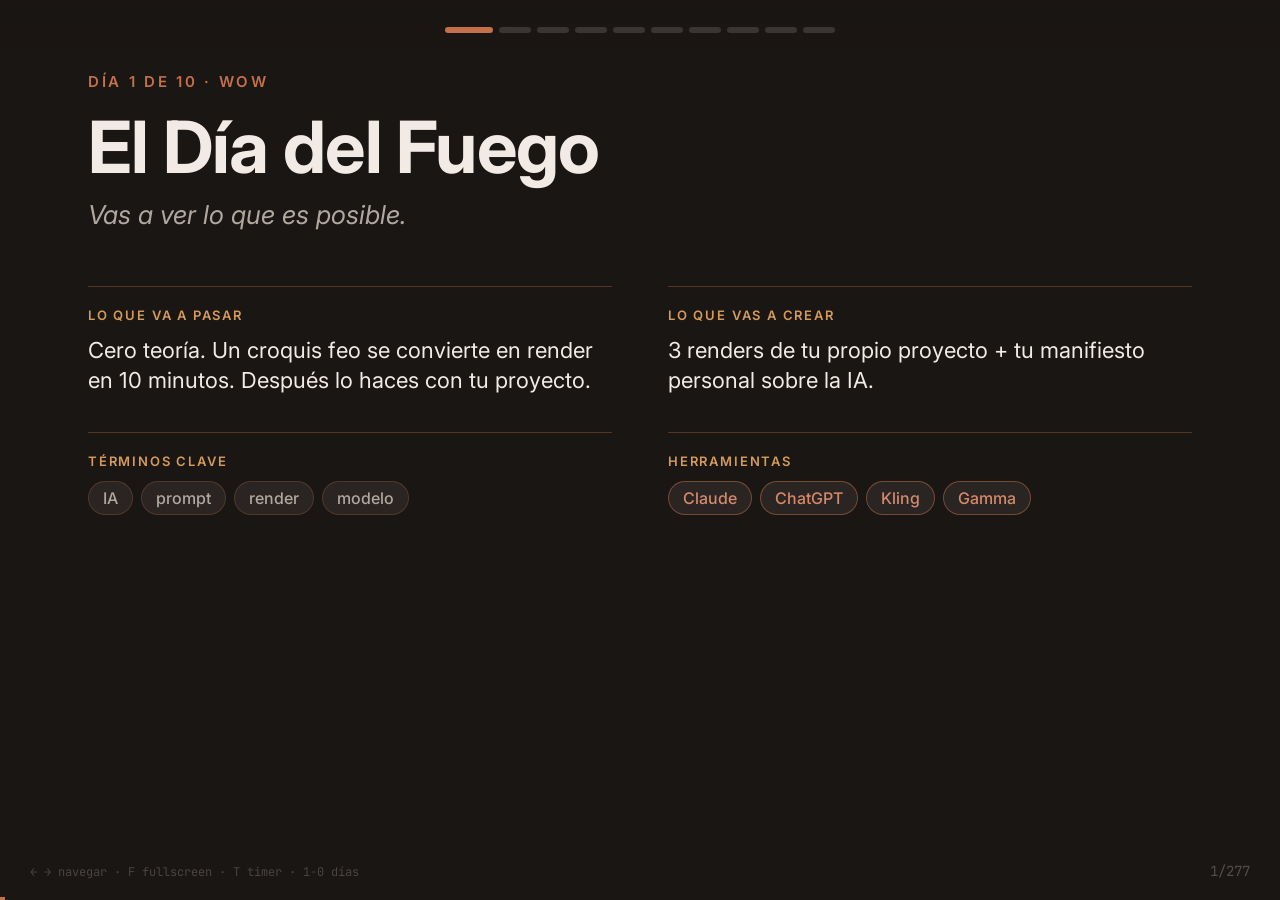
<file: slides.html>
<!doctype html>
<html lang="es">
  <head>
    <meta charset="UTF-8" />
    <meta name="viewport" content="width=device-width, initial-scale=1.0" />
    <title>IA para Arquitectos — Slides | Isthmus Norte</title>
    <link rel="icon" href="favicon.svg" type="image/svg+xml" />
    <link rel="stylesheet" href="slides.css" />
  </head>
  <body>
    <!-- Day Navigation -->
    <nav id="day-nav" class="visible">
      <button class="day-dot active" data-day="1">
        <span class="day-dot-label">Día 1</span>
      </button>
      <button class="day-dot" data-day="2">
        <span class="day-dot-label">Día 2</span>
      </button>
      <button class="day-dot" data-day="3">
        <span class="day-dot-label">Día 3</span>
      </button>
      <button class="day-dot" data-day="4">
        <span class="day-dot-label">Día 4</span>
      </button>
      <button class="day-dot" data-day="5">
        <span class="day-dot-label">Día 5</span>
      </button>
      <button class="day-dot" data-day="6">
        <span class="day-dot-label">Día 6</span>
      </button>
      <button class="day-dot" data-day="7">
        <span class="day-dot-label">Día 7</span>
      </button>
      <button class="day-dot" data-day="8">
        <span class="day-dot-label">Día 8</span>
      </button>
      <button class="day-dot" data-day="9">
        <span class="day-dot-label">Día 9</span>
      </button>
      <button class="day-dot" data-day="10">
        <span class="day-dot-label">Día 10</span>
      </button>
    </nav>

    <!-- Slide Counter -->
    <div id="slide-counter">1/255</div>

    <!-- Progress Bar -->
    <div id="progress-bar" style="width: 0%"></div>

    <!-- Keyboard Hint -->
    <div id="keyboard-hint" class="visible">
      ← → navegar · F fullscreen · T timer · 1-0 días
    </div>

    <!-- Audio Toggle -->
    <button id="audio-toggle">🔇 Audio</button>

    <!-- Presentation Container -->
    <div id="presentation"></div>

    <script src="slides.js"></script>
  </body>
</html>
</file>
<file: styles.css>
/* ============================================
   IA para Arquitectos — Isthmus Norte
   Design system: Dark + Terracotta/Desert
   ============================================ */

:root {
  /* Colors — desert palette */
  --bg: #1a1614;
  --bg-elevated: #221e1b;
  --bg-card: #2a2522;
  --bg-card-hover: #332d29;

  --terra: #c4704b;
  --terra-light: #d4855f;
  --terra-glow: rgba(196, 112, 75, 0.15);
  --terra-subtle: rgba(196, 112, 75, 0.08);

  --sand: #e8ddd0;
  --sand-dim: #b8a898;
  --sand-muted: #8a7d72;

  --text-primary: #f0ebe5;
  --text-secondary: #b8a898;
  --text-muted: #7a6e63;

  --border: rgba(184, 168, 152, 0.12);
  --border-hover: rgba(184, 168, 152, 0.22);

  /* Typography */
  --font-sans:
    "Inter", -apple-system, BlinkMacSystemFont, "Segoe UI", sans-serif;
  --font-serif: "Playfair Display", Georgia, "Times New Roman", serif;

  /* Spacing */
  --section-pad: clamp(4rem, 8vw, 8rem);
  --container-max: 1200px;
  --container-pad: clamp(1.25rem, 4vw, 2rem);

  /* Transitions */
  --ease-out: cubic-bezier(0.16, 1, 0.3, 1);
  --ease-in-out: cubic-bezier(0.65, 0, 0.35, 1);

  /* Radii */
  --radius-sm: 6px;
  --radius-md: 12px;
  --radius-lg: 20px;
}

/* ============================================
   Reset & Base
   ============================================ */

*,
*::before,
*::after {
  box-sizing: border-box;
  margin: 0;
  padding: 0;
}

html {
  scroll-behavior: smooth;
  -webkit-text-size-adjust: 100%;
}

body {
  font-family: var(--font-sans);
  background: var(--bg);
  color: var(--text-primary);
  line-height: 1.6;
  -webkit-font-smoothing: antialiased;
  -moz-osx-font-smoothing: grayscale;
  overflow-x: hidden;
}

a {
  color: inherit;
  text-decoration: none;
}

button {
  font: inherit;
  color: inherit;
  background: none;
  border: none;
  cursor: pointer;
}

img,
svg {
  display: block;
  max-width: 100%;
}

/* ============================================
   Utilities
   ============================================ */

.container {
  max-width: var(--container-max);
  margin: 0 auto;
  padding-inline: var(--container-pad);
}

.section {
  padding-block: var(--section-pad);
}

.section--dark {
  background: var(--bg-elevated);
}

.section-header {
  text-align: center;
  margin-bottom: clamp(2.5rem, 5vw, 4rem);
}

.section-label {
  display: inline-block;
  font-size: 0.75rem;
  font-weight: 600;
  letter-spacing: 0.15em;
  text-transform: uppercase;
  color: var(--terra);
  margin-bottom: 1rem;
}

.section-title {
  font-family: var(--font-serif);
  font-size: clamp(1.75rem, 4vw, 3rem);
  font-weight: 400;
  line-height: 1.2;
  color: var(--text-primary);
}

.section-title em {
  color: var(--terra-light);
  font-style: italic;
}

.section-title strong {
  color: var(--terra-light);
}

.section-subtitle {
  font-size: clamp(0.95rem, 1.5vw, 1.1rem);
  color: var(--text-secondary);
  margin-top: 0.75rem;
  max-width: 600px;
  margin-inline: auto;
}

.section-subtitle strong {
  color: var(--terra-light);
}

/* ============================================
   Navigation
   ============================================ */

.nav {
  position: fixed;
  top: 0;
  left: 0;
  right: 0;
  z-index: 100;
  background: rgba(26, 22, 20, 0.85);
  backdrop-filter: blur(16px);
  -webkit-backdrop-filter: blur(16px);
  border-bottom: 1px solid var(--border);
  transition: background 0.3s var(--ease-out);
}

.nav-inner {
  max-width: var(--container-max);
  margin: 0 auto;
  padding: 0 var(--container-pad);
  display: flex;
  align-items: center;
  justify-content: space-between;
  height: 64px;
}

.nav-logo {
  display: flex;
  align-items: center;
  gap: 0.75rem;
  min-height: 44px;
  min-width: 44px;
}

.nav-logo-mark {
  display: flex;
  align-items: center;
  justify-content: center;
  width: 36px;
  height: 36px;
  border: 1.5px solid var(--terra);
  font-size: 0.8rem;
  font-weight: 700;
  letter-spacing: 0.05em;
  color: var(--terra);
}

.nav-logo-text {
  font-size: 0.85rem;
  font-weight: 500;
  letter-spacing: 0.02em;
  color: var(--text-secondary);
}

.nav-links {
  display: flex;
  align-items: center;
  gap: 0;
  list-style: none;
}

.nav-links a {
  display: flex;
  align-items: center;
  padding: 0.5rem 1rem;
  min-height: 44px;
  font-size: 0.8rem;
  font-weight: 500;
  letter-spacing: 0.02em;
  color: var(--text-secondary);
  transition: color 0.2s var(--ease-out);
}

.nav-links a:hover,
.nav-links a:focus-visible {
  color: var(--terra-light);
}

.nav-toggle {
  display: none;
  flex-direction: column;
  justify-content: center;
  gap: 5px;
  width: 44px;
  height: 44px;
  padding: 10px;
}

.nav-toggle span {
  display: block;
  width: 100%;
  height: 1.5px;
  background: var(--text-secondary);
  transition: all 0.3s var(--ease-out);
  transform-origin: center;
}

.nav-toggle[aria-expanded="true"] span:nth-child(1) {
  transform: translateY(6.5px) rotate(45deg);
}

.nav-toggle[aria-expanded="true"] span:nth-child(2) {
  opacity: 0;
}

.nav-toggle[aria-expanded="true"] span:nth-child(3) {
  transform: translateY(-6.5px) rotate(-45deg);
}

@media (max-width: 768px) {
  .nav-toggle {
    display: flex;
  }

  .nav-links {
    position: fixed;
    top: 64px;
    left: 0;
    right: 0;
    bottom: 0;
    flex-direction: column;
    background: rgba(26, 22, 20, 0.98);
    backdrop-filter: blur(24px);
    -webkit-backdrop-filter: blur(24px);
    padding: 2rem var(--container-pad);
    gap: 0.25rem;
    opacity: 0;
    pointer-events: none;
    transform: translateY(-1rem);
    transition: all 0.3s var(--ease-out);
  }

  .nav-links.open {
    opacity: 1;
    pointer-events: all;
    transform: translateY(0);
  }

  .nav-links a {
    font-size: 1.1rem;
    padding: 0.75rem 0;
  }
}

/* ============================================
   Hero
   ============================================ */

.hero {
  position: relative;
  min-height: 100vh;
  min-height: 100dvh;
  display: flex;
  align-items: center;
  justify-content: center;
  padding: 6rem var(--container-pad) 4rem;
  overflow: hidden;
}

.hero-grid-bg {
  position: absolute;
  inset: 0;
  overflow: hidden;
}

.grid-pattern {
  position: absolute;
  inset: -10%;
  background-image:
    linear-gradient(var(--border) 1px, transparent 1px),
    linear-gradient(90deg, var(--border) 1px, transparent 1px);
  background-size: 60px 60px;
  transform: perspective(600px) rotateX(45deg);
  transform-origin: center 70%;
  mask-image: radial-gradient(ellipse 80% 60% at 50% 60%, black, transparent);
  -webkit-mask-image: radial-gradient(
    ellipse 80% 60% at 50% 60%,
    black,
    transparent
  );
  opacity: 0.4;
}

.hero-content {
  position: relative;
  text-align: center;
  max-width: 800px;
}

.hero-institution {
  font-size: 0.8rem;
  font-weight: 500;
  letter-spacing: 0.2em;
  text-transform: uppercase;
  color: var(--terra);
  margin-bottom: 2rem;
  opacity: 0;
  animation: fadeUp 0.8s var(--ease-out) 0.2s forwards;
}

.hero-title {
  margin-bottom: 1.5rem;
}

.hero-title-main {
  display: block;
  font-family: var(--font-serif);
  font-size: clamp(2.5rem, 7vw, 5rem);
  font-weight: 400;
  line-height: 1.05;
  letter-spacing: -0.02em;
  opacity: 0;
  animation: fadeUp 0.8s var(--ease-out) 0.4s forwards;
}

.hero-title-sub {
  display: block;
  font-family: var(--font-sans);
  font-size: clamp(0.9rem, 2vw, 1.15rem);
  font-weight: 400;
  color: var(--text-secondary);
  margin-top: 0.75rem;
  letter-spacing: 0.03em;
  opacity: 0;
  animation: fadeUp 0.8s var(--ease-out) 0.6s forwards;
}

.hero-objective {
  max-width: 640px;
  margin: 2rem auto 1.5rem;
  padding: 1.25rem 1.5rem;
  font-family: var(--font-sans);
  font-size: clamp(0.95rem, 1.8vw, 1.1rem);
  line-height: 1.6;
  color: var(--text-primary);
  border-left: 2px solid var(--terra-light);
  text-align: left;
  opacity: 0;
  animation: fadeUp 0.8s var(--ease-out) 0.75s forwards;
}

.hero-objective-label {
  display: block;
  font-size: 0.7rem;
  font-weight: 600;
  letter-spacing: 0.18em;
  text-transform: uppercase;
  color: var(--terra-light);
  margin-bottom: 0.5rem;
}

.hero-tagline {
  font-family: var(--font-serif);
  font-size: clamp(1.1rem, 2.5vw, 1.5rem);
  font-style: italic;
  color: var(--terra-light);
  margin-bottom: 2.5rem;
  opacity: 0;
  animation: fadeUp 0.8s var(--ease-out) 0.9s forwards;
}

.hero-stats {
  display: flex;
  align-items: center;
  justify-content: center;
  gap: clamp(1rem, 3vw, 2rem);
  margin-bottom: 3rem;
  opacity: 0;
  animation: fadeUp 0.8s var(--ease-out) 1s forwards;
}

.hero-stat {
  display: flex;
  flex-direction: column;
  align-items: center;
}

.hero-stat-number {
  font-size: clamp(1.5rem, 3vw, 2rem);
  font-weight: 600;
  color: var(--text-primary);
  line-height: 1;
}

.hero-stat-label {
  font-size: 0.75rem;
  color: var(--text-muted);
  text-transform: uppercase;
  letter-spacing: 0.1em;
  margin-top: 0.25rem;
}

.hero-stat-divider {
  width: 1px;
  height: 32px;
  background: var(--border);
}

.hero-cta {
  display: inline-flex;
  align-items: center;
  gap: 0.5rem;
  padding: 0.875rem 2rem;
  min-height: 44px;
  background: var(--terra);
  color: var(--bg);
  font-size: 0.9rem;
  font-weight: 600;
  letter-spacing: 0.02em;
  border-radius: var(--radius-sm);
  transition: all 0.3s var(--ease-out);
  opacity: 0;
  animation: fadeUp 0.8s var(--ease-out) 1.2s forwards;
}

.hero-cta:hover {
  background: var(--terra-light);
  transform: translateY(-2px);
}

.hero-cta:focus-visible {
  outline: 2px solid var(--terra-light);
  outline-offset: 3px;
}

.hero-cta svg {
  transition: transform 0.3s var(--ease-out);
}

.hero-cta:hover svg {
  transform: translateY(3px);
}

.hero-scroll-hint {
  position: absolute;
  bottom: 2rem;
  left: 50%;
  transform: translateX(-50%);
}

.scroll-line {
  width: 1px;
  height: 48px;
  background: linear-gradient(to bottom, var(--terra), transparent);
  animation: scrollPulse 2s var(--ease-in-out) infinite;
}

/* ============================================
   Philosophy
   ============================================ */

.philosophy-grid {
  display: grid;
  grid-template-columns: repeat(auto-fit, minmax(280px, 1fr));
  gap: 1.5rem;
  margin-bottom: 4rem;
}

.philosophy-card {
  background: var(--bg-card);
  border: 1px solid var(--border);
  border-radius: var(--radius-md);
  padding: 2rem;
  transition: all 0.3s var(--ease-out);
}

.philosophy-card:hover {
  background: var(--bg-card-hover);
  border-color: var(--border-hover);
  transform: translateY(-4px);
}

.philosophy-number {
  font-size: 0.7rem;
  font-weight: 700;
  color: var(--terra);
  letter-spacing: 0.1em;
  margin-bottom: 1rem;
}

.philosophy-heading {
  font-family: var(--font-serif);
  font-size: 1.5rem;
  font-weight: 400;
  margin-bottom: 0.75rem;
}

.philosophy-text {
  font-size: 0.95rem;
  color: var(--text-secondary);
  line-height: 1.7;
}

.philosophy-transformation {
  display: flex;
  align-items: center;
  justify-content: center;
  gap: 2rem;
  padding: 2.5rem;
  background: var(--terra-subtle);
  border: 1px solid rgba(196, 112, 75, 0.15);
  border-radius: var(--radius-lg);
}

.transformation-from,
.transformation-to {
  text-align: center;
}

.transformation-label {
  display: block;
  font-size: 0.7rem;
  font-weight: 600;
  letter-spacing: 0.15em;
  text-transform: uppercase;
  color: var(--terra);
  margin-bottom: 0.5rem;
}

.transformation-from p,
.transformation-to p {
  font-size: clamp(1rem, 2vw, 1.25rem);
  color: var(--text-secondary);
}

.transformation-to p strong {
  color: var(--terra-light);
  font-size: 1.15em;
}

.transformation-arrow {
  color: var(--terra);
  flex-shrink: 0;
}

@media (max-width: 600px) {
  .philosophy-transformation {
    flex-direction: column;
    gap: 1rem;
  }

  .transformation-arrow svg {
    transform: rotate(90deg);
  }
}

/* ============================================
   Curriculum — Day Cards
   ============================================ */

.days-grid {
  display: grid;
  grid-template-columns: repeat(auto-fill, minmax(320px, 1fr));
  gap: 1rem;
}

.day-card {
  position: relative;
  background: var(--bg-card);
  border: 1px solid var(--border);
  border-radius: var(--radius-md);
  padding: 1.5rem;
  transition: all 0.3s var(--ease-out);
  overflow: hidden;
}

.day-card::before {
  content: "";
  position: absolute;
  top: 0;
  left: 0;
  right: 0;
  height: 3px;
  background: linear-gradient(90deg, var(--terra), transparent);
  opacity: 0;
  transition: opacity 0.3s var(--ease-out);
}

.day-card:hover {
  border-color: var(--border-hover);
}

.day-card:hover::before,
.day-card.open::before {
  opacity: 1;
}

.day-card-header {
  display: flex;
  align-items: center;
  justify-content: space-between;
  margin-bottom: 0.5rem;
}

.day-number {
  font-size: 0.7rem;
  font-weight: 600;
  letter-spacing: 0.15em;
  text-transform: uppercase;
  color: var(--terra);
}

.day-word {
  font-size: 0.65rem;
  font-weight: 700;
  letter-spacing: 0.2em;
  text-transform: uppercase;
  color: var(--text-muted);
  background: var(--terra-subtle);
  padding: 0.2rem 0.6rem;
  border-radius: 2px;
}

.day-name {
  font-family: var(--font-serif);
  font-size: 1.25rem;
  font-weight: 400;
  margin-bottom: 0.25rem;
}

.day-theme {
  font-size: 0.85rem;
  color: var(--text-muted);
  margin-bottom: 0.5rem;
}

.day-details {
  max-height: 0;
  overflow: hidden;
  transition:
    max-height 0.5s var(--ease-out),
    opacity 0.3s var(--ease-out);
  opacity: 0;
}

.day-card.open .day-details {
  max-height: 500px;
  opacity: 1;
}

.day-detail-section {
  margin-top: 1rem;
  padding-top: 1rem;
  border-top: 1px solid var(--border);
}

.day-detail-section:first-child {
  border-top: none;
}

.day-detail-section h4 {
  font-size: 0.7rem;
  font-weight: 600;
  letter-spacing: 0.12em;
  text-transform: uppercase;
  color: var(--text-muted);
  margin-bottom: 0.4rem;
}

.day-detail-section p {
  font-size: 0.9rem;
  color: var(--text-secondary);
  line-height: 1.6;
}

.day-tags {
  display: flex;
  flex-wrap: wrap;
  gap: 0.4rem;
}

.day-tag {
  display: inline-block;
  font-size: 0.7rem;
  font-weight: 500;
  padding: 0.25rem 0.6rem;
  background: var(--terra-subtle);
  color: var(--sand-dim);
  border-radius: 3px;
  letter-spacing: 0.02em;
}

.day-tag.tool-tag {
  background: rgba(196, 112, 75, 0.12);
  color: var(--terra-light);
}

.day-toggle {
  display: flex;
  align-items: center;
  justify-content: center;
  width: 44px;
  height: 44px;
  margin: 0.5rem auto 0;
  color: var(--text-muted);
  transition: all 0.3s var(--ease-out);
  border-radius: 50%;
}

.day-toggle:hover {
  color: var(--terra);
  background: var(--terra-subtle);
}

.day-card.open .day-toggle svg {
  transform: rotate(180deg);
}

/* Day card CTA — link to full slide deck */
.day-card-cta {
  display: inline-flex;
  align-items: center;
  gap: 0.5rem;
  margin: 1rem auto 0;
  padding: 0.65rem 1.1rem;
  min-height: 44px;
  font-family: inherit;
  font-size: 0.875rem;
  font-weight: 500;
  letter-spacing: 0.01em;
  color: var(--terra-light);
  text-decoration: none;
  background: transparent;
  border: 1px solid var(--terra);
  border-radius: 999px;
  transition:
    background 0.25s var(--ease-out),
    color 0.25s var(--ease-out),
    border-color 0.25s var(--ease-out);
}

.day-card-cta svg {
  transition: transform 0.25s var(--ease-out);
}

.day-card-cta:hover,
.day-card-cta:focus-visible {
  color: var(--text-primary);
  background: var(--terra-subtle);
  border-color: var(--terra-light);
  text-decoration: underline;
  text-underline-offset: 3px;
}

.day-card-cta:hover svg,
.day-card-cta:focus-visible svg {
  transform: translateX(3px);
}

.day-card-cta:focus-visible {
  outline: 2px solid var(--terra-light);
  outline-offset: 3px;
}

/* ============================================
   Progression
   ============================================ */

.progression {
  overflow-x: auto;
  -webkit-overflow-scrolling: touch;
  padding-bottom: 1rem;
}

.progression-track {
  position: relative;
  display: flex;
  align-items: flex-start;
  min-width: 900px;
  padding: 2rem 0;
}

.progression-line {
  position: absolute;
  top: 2rem;
  left: 0;
  right: 0;
  height: 2px;
  background: linear-gradient(
    90deg,
    var(--terra) 0%,
    var(--terra-light) 50%,
    var(--sand-dim) 100%
  );
  transform: translateY(8px);
}

.progression-step {
  flex: 1;
  display: flex;
  flex-direction: column;
  align-items: center;
  position: relative;
}

.progression-dot {
  width: 18px;
  height: 18px;
  border-radius: 50%;
  background: var(--bg);
  border: 2px solid var(--terra);
  transition: all 0.3s var(--ease-out);
  z-index: 1;
}

.progression-step:hover .progression-dot {
  background: var(--terra);
  box-shadow: 0 0 16px var(--terra-glow);
  transform: scale(1.3);
}

.progression-content {
  margin-top: 1rem;
  text-align: center;
}

.progression-day {
  display: block;
  font-size: 0.65rem;
  font-weight: 600;
  letter-spacing: 0.15em;
  text-transform: uppercase;
  color: var(--text-muted);
}

.progression-word {
  display: block;
  font-size: 0.8rem;
  font-weight: 600;
  color: var(--terra-light);
  margin-top: 0.25rem;
  letter-spacing: 0.05em;
}

/* ============================================
   Tools
   ============================================ */

.tools-grid {
  display: grid;
  grid-template-columns: repeat(auto-fill, minmax(140px, 1fr));
  gap: 1rem;
}

.tool-card {
  display: flex;
  flex-direction: column;
  align-items: center;
  padding: 1.5rem 1rem;
  background: var(--bg-card);
  border: 1px solid var(--border);
  border-radius: var(--radius-md);
  transition: all 0.3s var(--ease-out);
  text-align: center;
}

.tool-card:hover {
  border-color: var(--terra);
  transform: translateY(-4px);
  box-shadow: 0 8px 32px rgba(196, 112, 75, 0.1);
}

.tool-icon {
  width: 40px;
  height: 40px;
  margin-bottom: 0.75rem;
}

.tool-name {
  font-size: 0.85rem;
  font-weight: 600;
  margin-bottom: 0.2rem;
}

.tool-category {
  font-size: 0.7rem;
  color: var(--text-muted);
  letter-spacing: 0.05em;
}

/* ============================================
   Deliverables
   ============================================ */

.deliverables-grid {
  display: grid;
  grid-template-columns: repeat(auto-fill, minmax(300px, 1fr));
  gap: 1.5rem;
}

.deliverable-card {
  background: var(--bg-card);
  border: 1px solid var(--border);
  border-radius: var(--radius-md);
  overflow: hidden;
  transition: all 0.3s var(--ease-out);
}

.deliverable-card:hover {
  border-color: var(--border-hover);
  transform: translateY(-4px);
}

.deliverable-visual {
  display: flex;
  align-items: center;
  justify-content: center;
  height: 160px;
  background: linear-gradient(135deg, var(--bg-elevated), var(--bg-card));
  border-bottom: 1px solid var(--border);
}

.deliverable-placeholder {
  color: var(--terra);
  opacity: 0.6;
  transition: opacity 0.3s var(--ease-out);
}

.deliverable-card:hover .deliverable-placeholder {
  opacity: 1;
}

.deliverable-card h3 {
  font-family: var(--font-serif);
  font-size: 1.15rem;
  font-weight: 400;
  padding: 1.25rem 1.5rem 0.5rem;
}

.deliverable-card p {
  font-size: 0.9rem;
  color: var(--text-secondary);
  line-height: 1.6;
  padding: 0 1.5rem 1.5rem;
}

/* ============================================
   Requirements
   ============================================ */

.requirements {
  max-width: 720px;
  margin: 0 auto;
}

.requirement-main {
  text-align: center;
  margin-bottom: 3rem;
}

.requirement-main p {
  font-size: clamp(1.1rem, 2vw, 1.3rem);
  color: var(--text-secondary);
  line-height: 1.7;
}

.requirement-main strong {
  color: var(--terra-light);
}

.requirement-items {
  display: flex;
  flex-direction: column;
  gap: 1.5rem;
}

.requirement-item {
  display: flex;
  align-items: flex-start;
  gap: 1.25rem;
  padding: 1.25rem;
  background: var(--bg-card);
  border: 1px solid var(--border);
  border-radius: var(--radius-md);
}

.requirement-icon {
  flex-shrink: 0;
  display: flex;
  align-items: center;
  justify-content: center;
  width: 48px;
  height: 48px;
  color: var(--terra);
}

.requirement-item h4 {
  font-size: 0.95rem;
  font-weight: 600;
  margin-bottom: 0.25rem;
}

.requirement-item p {
  font-size: 0.85rem;
  color: var(--text-muted);
}

/* ============================================
   Evaluation
   ============================================ */

.evaluation-grid {
  display: flex;
  flex-direction: column;
  gap: 1.25rem;
  max-width: 720px;
  margin: 0 auto;
}

.eval-criterion {
  display: flex;
  align-items: flex-start;
  gap: 1.5rem;
  padding: 1.25rem;
  background: var(--bg-card);
  border: 1px solid var(--border);
  border-radius: var(--radius-md);
  transition: all 0.3s var(--ease-out);
}

.eval-criterion:hover {
  border-color: var(--border-hover);
}

.eval-bar {
  flex-shrink: 0;
  width: 4px;
  height: 64px;
  background: var(--border);
  border-radius: 2px;
  overflow: hidden;
  align-self: center;
}

.eval-fill {
  width: 100%;
  height: var(--fill);
  background: var(--terra);
  border-radius: 2px;
  transition: height 0.6s var(--ease-out);
}

/* Animate fills when visible */
.eval-criterion.visible .eval-fill {
  height: var(--fill);
}

.eval-info {
  flex: 1;
}

.eval-weight {
  display: inline-block;
  font-size: 1.5rem;
  font-weight: 700;
  color: var(--terra);
  line-height: 1;
  margin-bottom: 0.25rem;
}

.eval-info h4 {
  font-size: 1rem;
  font-weight: 600;
  margin-bottom: 0.25rem;
}

.eval-info p {
  font-size: 0.85rem;
  color: var(--text-muted);
  line-height: 1.5;
}

/* ============================================
   Footer
   ============================================ */

.footer {
  background: var(--bg);
  border-top: 1px solid var(--border);
  padding: 4rem 0 2rem;
}

.footer-content {
  display: flex;
  justify-content: space-between;
  gap: 3rem;
  flex-wrap: wrap;
  margin-bottom: 3rem;
}

.footer-brand {
  max-width: 320px;
}

.footer-logo {
  display: flex;
  align-items: center;
  gap: 0.75rem;
  margin-bottom: 1rem;
}

.footer-tagline {
  font-size: 0.9rem;
  color: var(--text-muted);
  line-height: 1.6;
}

.footer-info {
  display: flex;
  gap: 3rem;
  flex-wrap: wrap;
}

.footer-col h4 {
  font-size: 0.7rem;
  font-weight: 600;
  letter-spacing: 0.15em;
  text-transform: uppercase;
  color: var(--text-muted);
  margin-bottom: 0.75rem;
}

.footer-col p,
.footer-col a {
  font-size: 0.9rem;
  color: var(--text-secondary);
  line-height: 1.7;
}

.footer-col a:hover {
  color: var(--terra-light);
}

.footer-bottom {
  padding-top: 2rem;
  border-top: 1px solid var(--border);
  text-align: center;
}

.footer-bottom p {
  font-size: 0.75rem;
  color: var(--text-muted);
}

/* ============================================
   Animations
   ============================================ */

@keyframes fadeUp {
  from {
    opacity: 0;
    transform: translateY(20px);
  }
  to {
    opacity: 1;
    transform: translateY(0);
  }
}

@keyframes scrollPulse {
  0%,
  100% {
    opacity: 0.3;
    transform: scaleY(0.6);
    transform-origin: top;
  }
  50% {
    opacity: 1;
    transform: scaleY(1);
    transform-origin: top;
  }
}

/* Scroll reveal */
.reveal {
  opacity: 0;
  transform: translateY(24px);
  transition:
    opacity 0.6s var(--ease-out),
    transform 0.6s var(--ease-out);
}

.reveal.visible {
  opacity: 1;
  transform: translateY(0);
}

/* Staggered children */
.reveal-stagger > * {
  opacity: 0;
  transform: translateY(16px);
  transition:
    opacity 0.5s var(--ease-out),
    transform 0.5s var(--ease-out);
}

.reveal-stagger.visible > *:nth-child(1) {
  transition-delay: 0.05s;
}
.reveal-stagger.visible > *:nth-child(2) {
  transition-delay: 0.1s;
}
.reveal-stagger.visible > *:nth-child(3) {
  transition-delay: 0.15s;
}
.reveal-stagger.visible > *:nth-child(4) {
  transition-delay: 0.2s;
}
.reveal-stagger.visible > *:nth-child(5) {
  transition-delay: 0.25s;
}
.reveal-stagger.visible > *:nth-child(6) {
  transition-delay: 0.3s;
}
.reveal-stagger.visible > *:nth-child(7) {
  transition-delay: 0.35s;
}
.reveal-stagger.visible > *:nth-child(8) {
  transition-delay: 0.4s;
}
.reveal-stagger.visible > *:nth-child(9) {
  transition-delay: 0.45s;
}
.reveal-stagger.visible > *:nth-child(10) {
  transition-delay: 0.5s;
}
.reveal-stagger.visible > *:nth-child(11) {
  transition-delay: 0.55s;
}

.reveal-stagger.visible > * {
  opacity: 1;
  transform: translateY(0);
}

/* ============================================
   Focus styles (accessibility)
   ============================================ */

:focus-visible {
  outline: 2px solid var(--terra);
  outline-offset: 3px;
}

/* ============================================
   Selection
   ============================================ */

::selection {
  background: var(--terra);
  color: var(--bg);
}

/* ============================================
   Scrollbar
   ============================================ */

::-webkit-scrollbar {
  width: 8px;
  height: 8px;
}

::-webkit-scrollbar-track {
  background: var(--bg);
}

::-webkit-scrollbar-thumb {
  background: var(--bg-card-hover);
  border-radius: 4px;
}

::-webkit-scrollbar-thumb:hover {
  background: var(--sand-muted);
}

/* ============================================
   Print
   ============================================ */

@media print {
  .nav,
  .hero-scroll-hint,
  .hero-grid-bg {
    display: none;
  }

  body {
    background: white;
    color: #1a1614;
  }

  .section--dark {
    background: #f5f0eb;
  }
}

/* ============================================
   Tool URL (new)
   ============================================ */

.tool-url {
  font-size: 0.65rem;
  color: var(--terra);
  opacity: 0.7;
  margin-top: 0.25rem;
  letter-spacing: 0.02em;
}

/* ============================================
   Tools Pipeline (new)
   ============================================ */

.tools-pipeline {
  margin-top: 3rem;
  padding: 2rem;
  background: var(--bg-card);
  border: 1px solid var(--border);
  border-radius: var(--radius-md);
}

.tools-pipeline h3 {
  font-family: var(--font-serif);
  font-size: 1.1rem;
  font-weight: 400;
  margin-bottom: 1.5rem;
  text-align: center;
  color: var(--terra-light);
}

.pipeline-flow {
  display: flex;
  align-items: center;
  justify-content: center;
  flex-wrap: wrap;
  gap: 0.75rem;
}

.pipeline-step {
  display: flex;
  flex-direction: column;
  align-items: center;
  padding: 0.75rem 1rem;
  background: var(--bg-elevated);
  border: 1px solid var(--border);
  border-radius: var(--radius-sm);
  font-size: 0.85rem;
  font-weight: 600;
  color: var(--text-primary);
  text-align: center;
}

.pipeline-step small {
  display: block;
  font-size: 0.7rem;
  font-weight: 400;
  color: var(--text-muted);
  margin-top: 0.25rem;
}

.pipeline-arrow {
  color: var(--terra);
  font-size: 1.2rem;
  flex-shrink: 0;
}

/* ============================================
   Resources Grid (new)
   ============================================ */

.resources-grid {
  display: grid;
  grid-template-columns: repeat(auto-fill, minmax(300px, 1fr));
  gap: 1.25rem;
}

.resource-card {
  position: relative;
  padding: 1.5rem;
  background: var(--bg-card);
  border: 1px solid var(--border);
  border-radius: var(--radius-md);
  transition: all 0.3s var(--ease-out);
}

.resource-card:hover {
  border-color: var(--border-hover);
  transform: translateY(-2px);
}

.resource-icon {
  color: var(--terra);
  margin-bottom: 0.75rem;
}

.resource-number {
  display: inline-block;
  font-size: 0.65rem;
  font-weight: 700;
  letter-spacing: 0.15em;
  color: var(--terra);
  opacity: 0.6;
  margin-bottom: 0.5rem;
}

.resource-card h3 {
  font-family: var(--font-serif);
  font-size: 1.05rem;
  font-weight: 400;
  margin-bottom: 0.5rem;
}

.resource-card > p {
  font-size: 0.85rem;
  color: var(--text-secondary);
  line-height: 1.6;
  margin-bottom: 1rem;
}

.resource-toggle {
  display: inline-flex;
  align-items: center;
  font-size: 0.75rem;
  font-weight: 600;
  color: var(--terra);
  letter-spacing: 0.05em;
  padding: 0.4rem 0.8rem;
  border-radius: var(--radius-sm);
  background: var(--terra-subtle);
  transition: all 0.2s var(--ease-out);
  cursor: pointer;
  min-height: 44px;
}

.resource-toggle:hover {
  background: rgba(196, 112, 75, 0.15);
}

.resource-toggle[aria-expanded="true"] {
  margin-bottom: 1rem;
}

.resource-content {
  display: none;
  padding-top: 1rem;
  border-top: 1px solid var(--border);
}

.resource-card.open .resource-content {
  display: block;
}

.resource-content p {
  font-size: 0.8rem;
  color: var(--text-secondary);
  line-height: 1.7;
  margin-bottom: 0.75rem;
}

.resource-content p:last-child {
  margin-bottom: 0;
}

.resource-content strong {
  color: var(--terra-light);
}

.costar-grid {
  display: flex;
  flex-direction: column;
  gap: 0.75rem;
}

.costar-item {
  font-size: 0.8rem;
  color: var(--text-secondary);
  line-height: 1.6;
  padding: 0.75rem;
  background: var(--bg-elevated);
  border-radius: var(--radius-sm);
}

.costar-item strong {
  display: inline-block;
  color: var(--terra);
  font-size: 1rem;
  margin-right: 0.5rem;
}

/* ============================================
   Glossary Grid (new)
   ============================================ */

.glossary-grid {
  display: grid;
  grid-template-columns: repeat(auto-fill, minmax(320px, 1fr));
  gap: 1.25rem;
}

.glossary-card {
  padding: 1.5rem;
  background: var(--bg-card);
  border: 1px solid var(--border);
  border-radius: var(--radius-md);
  transition: all 0.3s var(--ease-out);
}

.glossary-card:hover {
  border-color: var(--border-hover);
  transform: translateY(-2px);
}

.glossary-term {
  font-family: var(--font-sans);
  font-size: 1.3rem;
  font-weight: 700;
  color: var(--terra);
  margin-bottom: 0.15rem;
}

.glossary-english {
  display: block;
  font-size: 0.7rem;
  font-weight: 500;
  letter-spacing: 0.1em;
  color: var(--text-muted);
  text-transform: uppercase;
  margin-bottom: 0.75rem;
}

.glossary-def {
  font-size: 0.9rem;
  color: var(--text-primary);
  line-height: 1.6;
  margin-bottom: 0.75rem;
}

.glossary-analogy {
  font-size: 0.8rem;
  color: var(--text-secondary);
  line-height: 1.6;
  padding: 0.75rem;
  background: var(--terra-subtle);
  border-radius: var(--radius-sm);
  border-left: 3px solid var(--terra);
}

.glossary-analogy strong {
  color: var(--terra-light);
}

/* ============================================
   Responsive — new sections
   ============================================ */

@media (max-width: 640px) {
  .resources-grid {
    grid-template-columns: 1fr;
  }

  .glossary-grid {
    grid-template-columns: 1fr;
  }

  .pipeline-flow {
    flex-direction: column;
  }

  .pipeline-arrow {
    transform: rotate(90deg);
  }

  .pipeline-step {
    width: 100%;
  }
}
</file>
<file: slides.css>
/* ═══════════════════════════════════════════
   IA para Arquitectos — Slide Presentation
   Isthmus Norte, Chihuahua
   ═══════════════════════════════════════════ */

@import url("https://fonts.googleapis.com/css2?family=Playfair+Display:wght@400;700;900&family=Inter:wght@300;400;500;600;700&family=JetBrains+Mono:wght@400;500&display=swap");

/* ── Reset & Base ── */
*,
*::before,
*::after {
  box-sizing: border-box;
  margin: 0;
  padding: 0;
}

:root {
  --bg: #1a1614;
  --bg-light: #231f1c;
  --bg-card: #2a2522;
  --terracotta: #c4704b;
  --terracotta-light: #d4896a;
  --teal: #5ba4a4;
  --teal-dark: #478888;
  --green: #5ba465;
  --green-dark: #3d7a45;
  --purple: #8b6bb5;
  --purple-dark: #6b4f99;
  --blue: #5b7fa4;
  --blue-dark: #456a8c;
  --orange: #d49b5a;
  --orange-dark: #b8863e;
  --warm-gray: #3a3533;
  --warm-gray-light: #4a4543;
  --text: #f2ebe5;
  --text-dim: #b0a89e;
  --text-muted: #7a7370;
  --font-display: "Playfair Display", Georgia, serif;
  --font-body: "Inter", system-ui, sans-serif;
  --font-mono: "JetBrains Mono", monospace;
}

html,
body {
  width: 100%;
  height: 100%;
  overflow: hidden;
  background: var(--bg);
  color: var(--text);
  font-family: var(--font-body);
}

/* ── Slide Container ── */
#presentation {
  width: 100vw;
  height: 100vh;
  position: relative;
  overflow: hidden;
}

.slide {
  position: absolute;
  inset: 0;
  display: none;
  flex-direction: column;
  justify-content: center;
  padding: 60px 100px;
  opacity: 0;
  transition: opacity 0.4s ease;
}

.slide.active {
  display: flex;
  opacity: 1;
}

/* ── Day Navigation Bar ── */
#day-nav {
  position: fixed;
  top: 0;
  left: 0;
  right: 0;
  height: 48px;
  display: flex;
  align-items: center;
  justify-content: center;
  gap: 6px;
  z-index: 100;
  background: linear-gradient(
    180deg,
    rgba(26, 22, 20, 0.95) 0%,
    rgba(26, 22, 20, 0) 100%
  );
  padding-top: 12px;
  opacity: 0;
  transition: opacity 0.3s;
}

#day-nav:hover,
#day-nav.visible {
  opacity: 1;
}

.day-dot {
  width: 32px;
  height: 6px;
  border-radius: 3px;
  background: var(--warm-gray);
  cursor: pointer;
  transition: all 0.2s;
  border: none;
  padding: 0;
}

.day-dot:hover {
  background: var(--text-dim);
  transform: scaleY(1.5);
}

.day-dot.active {
  background: var(--terracotta);
  width: 48px;
}

.day-dot-label {
  position: absolute;
  top: 28px;
  font-size: 11px;
  font-family: var(--font-body);
  color: var(--text-muted);
  pointer-events: none;
  opacity: 0;
  transition: opacity 0.2s;
}

.day-dot:hover .day-dot-label {
  opacity: 1;
}

/* ── Slide Counter ── */
#slide-counter {
  position: fixed;
  bottom: 20px;
  right: 30px;
  font-family: var(--font-mono);
  font-size: 14px;
  color: var(--text-muted);
  z-index: 100;
  opacity: 0.6;
}

/* ── Progress Bar ── */
#progress-bar {
  position: fixed;
  bottom: 0;
  left: 0;
  height: 3px;
  background: var(--terracotta);
  z-index: 100;
  transition: width 0.3s ease;
}

/* ── Keyboard Hint ── */
#keyboard-hint {
  position: fixed;
  bottom: 20px;
  left: 30px;
  font-size: 12px;
  color: var(--text-muted);
  z-index: 100;
  opacity: 0;
  transition: opacity 0.3s;
  font-family: var(--font-mono);
}

#keyboard-hint.visible {
  opacity: 0.5;
}

/* ═══════════════════════════════════════════
   SLIDE TYPE STYLES
   ═══════════════════════════════════════════ */

/* ── Title Slides (Day Opener) ── */
.slide-title {
  background:
    radial-gradient(
      ellipse at 30% 40%,
      rgba(196, 112, 75, 0.15) 0%,
      transparent 60%
    ),
    var(--bg);
  text-align: center;
  justify-content: center;
  align-items: center;
}

.slide-title .day-number {
  font-family: var(--font-display);
  font-size: 160px;
  font-weight: 900;
  color: var(--terracotta);
  line-height: 1;
  letter-spacing: -4px;
  margin-bottom: 10px;
}

.slide-title .day-theme {
  font-family: var(--font-display);
  font-size: 56px;
  font-weight: 700;
  color: var(--text);
  line-height: 1.2;
  margin-bottom: 16px;
  max-width: 900px;
}

.slide-title .day-tagline {
  font-family: var(--font-body);
  font-size: 28px;
  font-weight: 300;
  color: var(--text-dim);
  font-style: italic;
  max-width: 700px;
}

.slide-title .course-info {
  position: absolute;
  bottom: 60px;
  font-size: 16px;
  color: var(--text-muted);
  letter-spacing: 2px;
  text-transform: uppercase;
}

/* ── Concept Slides ── */
.slide-concept {
  border-left: 5px solid var(--blue);
  padding-left: 80px;
}

.slide-concept .concept-text {
  font-family: var(--font-display);
  font-size: 48px;
  font-weight: 700;
  line-height: 1.35;
  max-width: 900px;
  color: var(--text);
}

.slide-concept .concept-sub {
  font-size: 28px;
  color: var(--text-dim);
  margin-top: 24px;
  max-width: 800px;
  line-height: 1.5;
}

/* ── Term Slides ── */
.slide-term {
  border-left: 5px solid var(--teal);
  padding-left: 80px;
  background:
    linear-gradient(135deg, rgba(91, 164, 164, 0.06) 0%, transparent 50%),
    var(--bg);
}

.slide-term .term-word {
  font-family: var(--font-display);
  font-size: 96px;
  font-weight: 900;
  color: var(--teal);
  line-height: 1;
  margin-bottom: 8px;
}

.slide-term .term-translation {
  font-size: 28px;
  color: var(--teal-dark);
  margin-bottom: 24px;
  font-weight: 500;
}

.slide-term .term-definition {
  font-size: 32px;
  color: var(--text);
  max-width: 800px;
  line-height: 1.5;
  margin-bottom: 24px;
}

.slide-term .term-analogy {
  font-size: 24px;
  color: var(--text-dim);
  font-style: italic;
  max-width: 750px;
  line-height: 1.5;
  padding-left: 20px;
  border-left: 3px solid var(--teal-dark);
}

/* ── Demo Slides ── */
.slide-demo {
  border-left: 5px solid var(--purple);
  padding-left: 80px;
}

.slide-demo .demo-badge {
  display: inline-block;
  background: var(--purple);
  color: #fff;
  font-family: var(--font-mono);
  font-size: 14px;
  font-weight: 700;
  padding: 6px 16px;
  border-radius: 4px;
  letter-spacing: 2px;
  text-transform: uppercase;
  margin-bottom: 24px;
}

.slide-demo .demo-title {
  font-family: var(--font-display);
  font-size: 48px;
  font-weight: 700;
  color: var(--text);
  margin-bottom: 16px;
}

.slide-demo .demo-description {
  font-size: 28px;
  color: var(--text-dim);
  max-width: 800px;
  line-height: 1.5;
}

.slide-demo .demo-steps {
  margin-top: 32px;
  list-style: none;
  counter-reset: demo-step;
}

.slide-demo .demo-steps li {
  counter-increment: demo-step;
  font-size: 24px;
  color: var(--text);
  padding: 10px 0;
  padding-left: 40px;
  position: relative;
}

.slide-demo .demo-steps li::before {
  content: counter(demo-step);
  position: absolute;
  left: 0;
  top: 10px;
  width: 28px;
  height: 28px;
  background: var(--purple-dark);
  color: #fff;
  border-radius: 50%;
  display: flex;
  align-items: center;
  justify-content: center;
  font-size: 14px;
  font-weight: 700;
}

/* ── Exercise Slides ── */
.slide-exercise {
  border-left: 5px solid var(--green);
  padding-left: 80px;
  background:
    linear-gradient(135deg, rgba(91, 164, 101, 0.04) 0%, transparent 50%),
    var(--bg);
}

.slide-exercise .exercise-badge {
  display: inline-flex;
  align-items: center;
  gap: 12px;
  background: var(--green);
  color: #fff;
  font-family: var(--font-mono);
  font-size: 14px;
  font-weight: 700;
  padding: 6px 16px;
  border-radius: 4px;
  letter-spacing: 2px;
  text-transform: uppercase;
  margin-bottom: 16px;
}

.slide-exercise .exercise-badge .duration {
  background: rgba(255, 255, 255, 0.2);
  padding: 2px 8px;
  border-radius: 3px;
  font-size: 13px;
}

.slide-exercise .exercise-title {
  font-family: var(--font-display);
  font-size: 44px;
  font-weight: 700;
  color: var(--text);
  margin-bottom: 24px;
}

.slide-exercise .exercise-steps {
  list-style: none;
  counter-reset: ex-step;
  margin-bottom: 24px;
}

.slide-exercise .exercise-steps li {
  counter-increment: ex-step;
  font-size: 24px;
  color: var(--text);
  padding: 8px 0;
  padding-left: 40px;
  position: relative;
  line-height: 1.4;
}

.slide-exercise .exercise-steps li::before {
  content: counter(ex-step);
  position: absolute;
  left: 0;
  top: 8px;
  width: 28px;
  height: 28px;
  background: var(--green-dark);
  color: #fff;
  border-radius: 50%;
  display: flex;
  align-items: center;
  justify-content: center;
  font-size: 14px;
  font-weight: 700;
}

.slide-exercise .exercise-meta {
  display: flex;
  gap: 20px;
  flex-wrap: wrap;
  margin-top: 16px;
}

.slide-exercise .meta-tag {
  display: inline-flex;
  align-items: center;
  gap: 6px;
  font-size: 18px;
  color: var(--text-dim);
  background: var(--bg-card);
  padding: 8px 16px;
  border-radius: 6px;
}

.slide-exercise .meta-tag .icon {
  font-size: 16px;
}

/* Timer on exercise slides */
.slide-timer {
  position: absolute;
  bottom: 40px;
  right: 40px;
  font-family: var(--font-mono);
  font-size: 64px;
  font-weight: 700;
  color: var(--green);
  cursor: pointer;
  user-select: none;
  transition: color 0.3s;
}

.slide-timer.warning {
  color: var(--orange);
  animation: timerPulse 1s infinite;
}

.slide-timer.expired {
  color: #e05555;
}

@keyframes timerPulse {
  0%,
  100% {
    opacity: 1;
  }
  50% {
    opacity: 0.5;
  }
}

.timer-label {
  font-size: 14px;
  color: var(--text-muted);
  text-align: right;
  margin-bottom: 4px;
}

/* ── Example / Gallery Slides ── */
.slide-example {
  border-left: 5px solid var(--green);
  padding-left: 80px;
}

.slide-example .example-badge {
  display: inline-block;
  background: var(--green-dark);
  color: #fff;
  font-family: var(--font-mono);
  font-size: 13px;
  font-weight: 700;
  padding: 5px 14px;
  border-radius: 4px;
  letter-spacing: 2px;
  text-transform: uppercase;
  margin-bottom: 20px;
}

.slide-example .example-title {
  font-family: var(--font-display);
  font-size: 36px;
  font-weight: 700;
  color: var(--text);
  margin-bottom: 28px;
}

.example-grid {
  display: grid;
  gap: 16px;
  max-width: 1000px;
}

.example-grid.grid-2 {
  grid-template-columns: 1fr 1fr;
}
.example-grid.grid-3 {
  grid-template-columns: 1fr 1fr 1fr;
}
.example-grid.grid-4 {
  grid-template-columns: 1fr 1fr;
}
.example-grid.grid-5 {
  grid-template-columns: 1fr 1fr 1fr;
}
.example-grid.grid-10 {
  grid-template-columns: repeat(5, 1fr);
}

.example-frame {
  aspect-ratio: 4/3;
  background: var(--bg-card);
  border: 1px solid var(--warm-gray);
  border-radius: 8px;
  display: flex;
  flex-direction: column;
  align-items: center;
  justify-content: center;
  padding: 16px;
  text-align: center;
  position: relative;
  overflow: hidden;
}

.example-frame::before {
  content: "";
  position: absolute;
  inset: 0;
  background: linear-gradient(
    135deg,
    rgba(196, 112, 75, 0.05) 0%,
    transparent 100%
  );
}

.example-frame .frame-icon {
  font-size: 32px;
  margin-bottom: 8px;
  opacity: 0.6;
}

.example-frame .frame-label {
  font-size: 13px;
  color: var(--text-muted);
  line-height: 1.4;
  position: relative;
  z-index: 1;
}

.example-frame.large {
  aspect-ratio: 16/9;
  grid-column: span 2;
}

/* ── Table / Comparison Slides ── */
.slide-table {
  border-left: 5px solid var(--blue);
  padding-left: 80px;
}

.slide-table .table-title {
  font-family: var(--font-display);
  font-size: 40px;
  font-weight: 700;
  color: var(--text);
  margin-bottom: 32px;
}

.comparison-table {
  width: 100%;
  max-width: 1000px;
  border-collapse: collapse;
}

.comparison-table th {
  font-family: var(--font-body);
  font-size: 18px;
  font-weight: 600;
  color: var(--terracotta);
  padding: 12px 20px;
  text-align: left;
  border-bottom: 2px solid var(--warm-gray);
}

.comparison-table td {
  font-size: 20px;
  color: var(--text);
  padding: 14px 20px;
  border-bottom: 1px solid var(--warm-gray);
  line-height: 1.4;
}

.comparison-table tr:last-child td {
  border-bottom: none;
}

/* ── Break Slides ── */
.slide-break {
  background: var(--warm-gray);
  justify-content: center;
  align-items: center;
  text-align: center;
}

.slide-break .break-text {
  font-family: var(--font-display);
  font-size: 72px;
  font-weight: 900;
  color: var(--text);
  margin-bottom: 16px;
}

.slide-break .break-duration {
  font-size: 32px;
  color: var(--text-dim);
  margin-bottom: 40px;
}

.slide-break .break-timer {
  font-family: var(--font-mono);
  font-size: 96px;
  font-weight: 700;
  color: var(--terracotta-light);
  cursor: pointer;
}

.slide-break .break-timer.warning {
  animation: timerPulse 1s infinite;
}

/* ── Transition Slides ── */
.slide-transition {
  background:
    radial-gradient(
      ellipse at 50% 50%,
      rgba(196, 112, 75, 0.08) 0%,
      transparent 60%
    ),
    var(--bg);
  justify-content: center;
  align-items: center;
  text-align: center;
}

.slide-transition .transition-text {
  font-family: var(--font-display);
  font-size: 48px;
  font-weight: 700;
  color: var(--text);
  max-width: 700px;
}

.slide-transition .transition-sub {
  font-size: 24px;
  color: var(--text-dim);
  margin-top: 16px;
}

/* ── Agenda Slides ── */
.slide-agenda {
  border-left: 5px solid var(--terracotta);
  padding-left: 80px;
}

.slide-agenda .agenda-header {
  font-family: var(--font-display);
  font-size: 44px;
  font-weight: 700;
  color: var(--text);
  margin-bottom: 32px;
}

.agenda-items {
  list-style: none;
  counter-reset: agenda-item;
}

.agenda-items li {
  counter-increment: agenda-item;
  font-size: 32px;
  color: var(--text);
  padding: 14px 0;
  padding-left: 56px;
  position: relative;
  line-height: 1.3;
}

.agenda-items li::before {
  content: counter(agenda-item);
  position: absolute;
  left: 0;
  top: 14px;
  width: 38px;
  height: 38px;
  background: var(--terracotta);
  color: #fff;
  border-radius: 50%;
  display: flex;
  align-items: center;
  justify-content: center;
  font-size: 18px;
  font-weight: 700;
}

/* ── Retrieval / Quiz Slides ── */
.slide-retrieval {
  border-left: 5px solid var(--orange);
  padding-left: 80px;
}

.slide-retrieval .retrieval-badge {
  display: inline-block;
  background: var(--orange);
  color: var(--bg);
  font-family: var(--font-mono);
  font-size: 14px;
  font-weight: 700;
  padding: 6px 16px;
  border-radius: 4px;
  letter-spacing: 2px;
  text-transform: uppercase;
  margin-bottom: 20px;
}

.slide-retrieval .retrieval-title {
  font-family: var(--font-display);
  font-size: 42px;
  font-weight: 700;
  color: var(--text);
  margin-bottom: 28px;
}

.retrieval-questions {
  list-style: none;
  counter-reset: rq;
}

.retrieval-questions li {
  counter-increment: rq;
  font-size: 26px;
  color: var(--text);
  padding: 10px 0;
  padding-left: 44px;
  position: relative;
  line-height: 1.4;
}

.retrieval-questions li::before {
  content: counter(rq) ".";
  position: absolute;
  left: 0;
  top: 10px;
  font-weight: 700;
  color: var(--orange);
  font-size: 26px;
}

/* ── Summary / Preview Slides ── */
.slide-summary {
  border-left: 5px solid var(--terracotta);
  padding-left: 80px;
}

.slide-summary .summary-header {
  font-family: var(--font-display);
  font-size: 40px;
  font-weight: 700;
  color: var(--text);
  margin-bottom: 24px;
}

.slide-summary .preview-terms {
  display: flex;
  gap: 12px;
  flex-wrap: wrap;
  margin-top: 16px;
}

.slide-summary .term-chip {
  background: rgba(91, 164, 164, 0.15);
  color: var(--teal);
  padding: 8px 16px;
  border-radius: 6px;
  font-size: 20px;
  font-weight: 500;
}

/* ── Two-Column Layout ── */
.two-col {
  display: grid;
  grid-template-columns: 1fr 1fr;
  gap: 48px;
  max-width: 1100px;
  align-items: start;
}

.two-col .col-header {
  font-family: var(--font-display);
  font-size: 28px;
  font-weight: 700;
  margin-bottom: 16px;
}

.two-col .col-body {
  font-size: 24px;
  line-height: 1.5;
  color: var(--text-dim);
}

/* ── Warning Box ── */
.warning-box {
  background: rgba(212, 155, 90, 0.1);
  border: 1px solid var(--orange);
  border-radius: 8px;
  padding: 20px 24px;
  margin: 20px 0;
  font-size: 22px;
  color: var(--orange);
  max-width: 800px;
}

/* ── Segment Badge ── */
.segment-badge {
  display: inline-block;
  font-family: var(--font-mono);
  font-size: 12px;
  color: var(--text-muted);
  letter-spacing: 2px;
  text-transform: uppercase;
  margin-bottom: 16px;
}

/* ── Bullet Lists ── */
.bullet-list {
  list-style: none;
  margin: 16px 0;
}

.bullet-list li {
  font-size: 26px;
  color: var(--text);
  padding: 8px 0;
  padding-left: 24px;
  position: relative;
  line-height: 1.4;
}

.bullet-list li::before {
  content: "—";
  position: absolute;
  left: 0;
  color: var(--terracotta);
}

/* ── Numbered List (Generic) ── */
.num-list {
  list-style: none;
  counter-reset: nlist;
}

.num-list li {
  counter-increment: nlist;
  font-size: 26px;
  padding: 8px 0 8px 40px;
  position: relative;
  line-height: 1.4;
  color: var(--text);
}

.num-list li::before {
  content: counter(nlist) ".";
  position: absolute;
  left: 0;
  font-weight: 700;
  color: var(--terracotta);
}

/* ── Activity Box ── */
.activity-box {
  background: var(--bg-card);
  border: 1px solid var(--warm-gray);
  border-radius: 8px;
  padding: 24px 28px;
  margin: 20px 0;
  max-width: 800px;
}

.activity-box .activity-icon {
  font-size: 14px;
  font-family: var(--font-mono);
  color: var(--teal);
  letter-spacing: 1px;
  text-transform: uppercase;
  margin-bottom: 8px;
}

.activity-box .activity-text {
  font-size: 24px;
  color: var(--text);
  line-height: 1.4;
}

.activity-box .timer-badge {
  display: inline-block;
  margin-top: 10px;
  font-family: var(--font-mono);
  font-size: 16px;
  color: var(--terracotta);
}

/* ── Prompt Box ── */
.prompt-box {
  background: var(--bg-card);
  border-left: 3px solid var(--teal);
  padding: 20px 24px;
  margin: 16px 0;
  border-radius: 0 8px 8px 0;
  max-width: 850px;
}

.prompt-box .prompt-text {
  font-family: var(--font-mono);
  font-size: 18px;
  color: var(--text);
  line-height: 1.6;
  white-space: pre-wrap;
}

/* ── Quote ── */
.slide-quote {
  font-family: var(--font-display);
  font-size: 40px;
  font-style: italic;
  color: var(--text);
  max-width: 800px;
  line-height: 1.4;
  position: relative;
  padding-left: 32px;
}

.slide-quote::before {
  content: "\201C";
  position: absolute;
  left: -10px;
  top: -20px;
  font-size: 80px;
  color: var(--terracotta);
  opacity: 0.4;
}

/* ── Big Number ── */
.big-number {
  font-family: var(--font-display);
  font-size: 120px;
  font-weight: 900;
  color: var(--terracotta);
  line-height: 1;
}

/* ── Flow Diagram ── */
.flow-diagram {
  display: flex;
  align-items: center;
  gap: 16px;
  flex-wrap: wrap;
  margin: 24px 0;
}

.flow-step {
  background: var(--bg-card);
  border: 1px solid var(--warm-gray);
  border-radius: 8px;
  padding: 16px 20px;
  font-size: 20px;
  color: var(--text);
  text-align: center;
  min-width: 120px;
}

.flow-arrow {
  font-size: 24px;
  color: var(--terracotta);
}

/* ── Full-screen special slides ── */
.slide-course-title {
  background:
    radial-gradient(
      ellipse at 40% 30%,
      rgba(196, 112, 75, 0.12) 0%,
      transparent 60%
    ),
    var(--bg);
  justify-content: center;
  align-items: center;
  text-align: center;
}

.slide-course-title .main-title {
  font-family: var(--font-display);
  font-size: 72px;
  font-weight: 900;
  color: var(--text);
  margin-bottom: 12px;
}

.slide-course-title .main-subtitle {
  font-size: 32px;
  color: var(--terracotta);
  margin-bottom: 40px;
}

.slide-course-title .main-meta {
  font-size: 18px;
  color: var(--text-muted);
  letter-spacing: 1px;
}

/* ── Audio Toggle ── */
#audio-toggle {
  position: fixed;
  bottom: 20px;
  left: 50%;
  transform: translateX(-50%);
  background: var(--bg-card);
  border: 1px solid var(--warm-gray);
  color: var(--text-muted);
  font-family: var(--font-mono);
  font-size: 12px;
  padding: 6px 14px;
  border-radius: 4px;
  cursor: pointer;
  z-index: 100;
  opacity: 0;
  transition: opacity 0.3s;
}

#audio-toggle:hover {
  opacity: 1;
  color: var(--text);
}

/* ── Fullscreen ── */
:fullscreen #day-nav {
  opacity: 0;
}
:fullscreen #day-nav:hover {
  opacity: 1;
}
:fullscreen #keyboard-hint {
  display: none;
}

/* ── Responsive: Smaller screens ── */
@media (max-width: 1200px) {
  .slide {
    padding: 40px 60px;
  }
  .slide-title .day-number {
    font-size: 120px;
  }
  .slide-title .day-theme {
    font-size: 44px;
  }
  .slide-concept .concept-text {
    font-size: 38px;
  }
  .slide-term .term-word {
    font-size: 72px;
  }
  .slide-exercise .exercise-title {
    font-size: 36px;
  }
}

@media (max-width: 800px) {
  .slide {
    padding: 30px 40px;
  }
  .slide-title .day-number {
    font-size: 80px;
  }
  .slide-title .day-theme {
    font-size: 32px;
  }
  .slide-concept .concept-text {
    font-size: 30px;
  }
  .two-col {
    grid-template-columns: 1fr;
    gap: 24px;
  }
}

/* ═══════════════════════════════════════════
   Day Opener — syllabus page, not billboard
   ═══════════════════════════════════════════ */
.slide-day-opener {
  justify-content: flex-start;
  align-items: stretch;
  padding: 72px 88px;
  text-align: left;
}

.slide-day-opener .opener-eyebrow {
  font-size: 15px;
  font-weight: 600;
  letter-spacing: 0.18em;
  text-transform: uppercase;
  color: var(--terracotta);
  margin-bottom: 18px;
}

.slide-day-opener .opener-title {
  font-size: 72px;
  font-weight: 700;
  line-height: 1.05;
  color: var(--text);
  margin: 0 0 14px;
  letter-spacing: -0.01em;
}

.slide-day-opener .opener-theme {
  font-size: 26px;
  color: var(--text-dim);
  margin: 0 0 48px;
  font-style: italic;
  max-width: 24ch;
}

.slide-day-opener .opener-grid {
  display: grid;
  grid-template-columns: 1fr 1fr;
  gap: 32px 56px;
  margin-top: 8px;
}

.slide-day-opener .opener-block {
  padding: 20px 0 4px;
  border-top: 1px solid rgba(196, 112, 75, 0.35);
}

.slide-day-opener .opener-block h3 {
  font-size: 13px;
  font-weight: 600;
  letter-spacing: 0.14em;
  text-transform: uppercase;
  color: var(--orange);
  margin: 0 0 12px;
}

.slide-day-opener .opener-block p {
  font-size: 22px;
  line-height: 1.4;
  color: var(--text);
  margin: 0;
}

.slide-day-opener .opener-tags {
  display: flex;
  flex-wrap: wrap;
  gap: 8px;
}

.slide-day-opener .opener-tag {
  display: inline-block;
  padding: 6px 14px;
  font-size: 16px;
  font-weight: 500;
  color: var(--text-dim);
  background: var(--bg-card);
  border: 1px solid rgba(196, 112, 75, 0.25);
  border-radius: 999px;
}

.slide-day-opener .opener-tags.tools .opener-tag {
  color: var(--terracotta-light);
  border-color: rgba(196, 112, 75, 0.5);
}

@media (max-width: 900px) {
  .slide-day-opener {
    padding: 40px 32px;
  }
  .slide-day-opener .opener-title {
    font-size: 44px;
  }
  .slide-day-opener .opener-theme {
    font-size: 20px;
    margin-bottom: 28px;
  }
  .slide-day-opener .opener-grid {
    grid-template-columns: 1fr;
    gap: 22px;
  }
  .slide-day-opener .opener-block p {
    font-size: 18px;
  }
}

/* ═══════════════════════════════════════════
   Exercise Final — "Tu Turno" closing slide
   ═══════════════════════════════════════════ */
.slide-exercise-final {
  justify-content: center;
  align-items: flex-start;
  padding: 72px 96px;
  text-align: left;
}

.slide-exercise-final .exercise-badge {
  display: inline-block;
  padding: 8px 18px;
  font-size: 14px;
  font-weight: 700;
  letter-spacing: 0.14em;
  color: var(--bg);
  background: var(--terracotta);
  border-radius: 999px;
  margin-bottom: 22px;
}

.slide-exercise-final .exercise-title {
  font-size: 60px;
  font-weight: 700;
  line-height: 1.1;
  color: var(--text);
  margin: 0 0 16px;
  letter-spacing: -0.01em;
}

.slide-exercise-final .exercise-goal {
  font-size: 24px;
  line-height: 1.4;
  color: var(--text-dim);
  margin: 0 0 32px;
  max-width: 34ch;
}

.slide-exercise-final .exercise-steps {
  margin: 0 0 32px;
  padding: 0;
  list-style: none;
  counter-reset: step;
  max-width: 52ch;
}

.slide-exercise-final .exercise-steps li {
  counter-increment: step;
  font-size: 22px;
  line-height: 1.45;
  color: var(--text);
  padding: 14px 0 14px 56px;
  border-bottom: 1px solid rgba(196, 112, 75, 0.18);
  position: relative;
}

.slide-exercise-final .exercise-steps li::before {
  content: counter(step);
  position: absolute;
  left: 0;
  top: 14px;
  width: 36px;
  height: 36px;
  display: flex;
  align-items: center;
  justify-content: center;
  font-size: 16px;
  font-weight: 700;
  color: var(--terracotta);
  background: var(--bg-card);
  border: 1px solid var(--terracotta);
  border-radius: 50%;
}

.slide-exercise-final .exercise-deliverable {
  font-size: 20px;
  line-height: 1.4;
  color: var(--text);
  padding: 18px 22px;
  background: var(--bg-card);
  border-left: 3px solid var(--orange);
  border-radius: 4px;
  margin: 0;
  max-width: 52ch;
}

.slide-exercise-final .exercise-deliverable strong {
  color: var(--orange);
  margin-right: 6px;
}

.slide-exercise-final code {
  font-family: "JetBrains Mono", ui-monospace, monospace;
  font-size: 0.9em;
  padding: 2px 8px;
  background: var(--bg);
  color: var(--terracotta-light);
  border-radius: 4px;
}

@media (max-width: 900px) {
  .slide-exercise-final {
    padding: 40px 28px;
  }
  .slide-exercise-final .exercise-title {
    font-size: 38px;
  }
  .slide-exercise-final .exercise-goal {
    font-size: 18px;
  }
  .slide-exercise-final .exercise-steps li {
    font-size: 17px;
    padding-left: 46px;
  }
  .slide-exercise-final .exercise-deliverable {
    font-size: 16px;
  }
}
</file>
